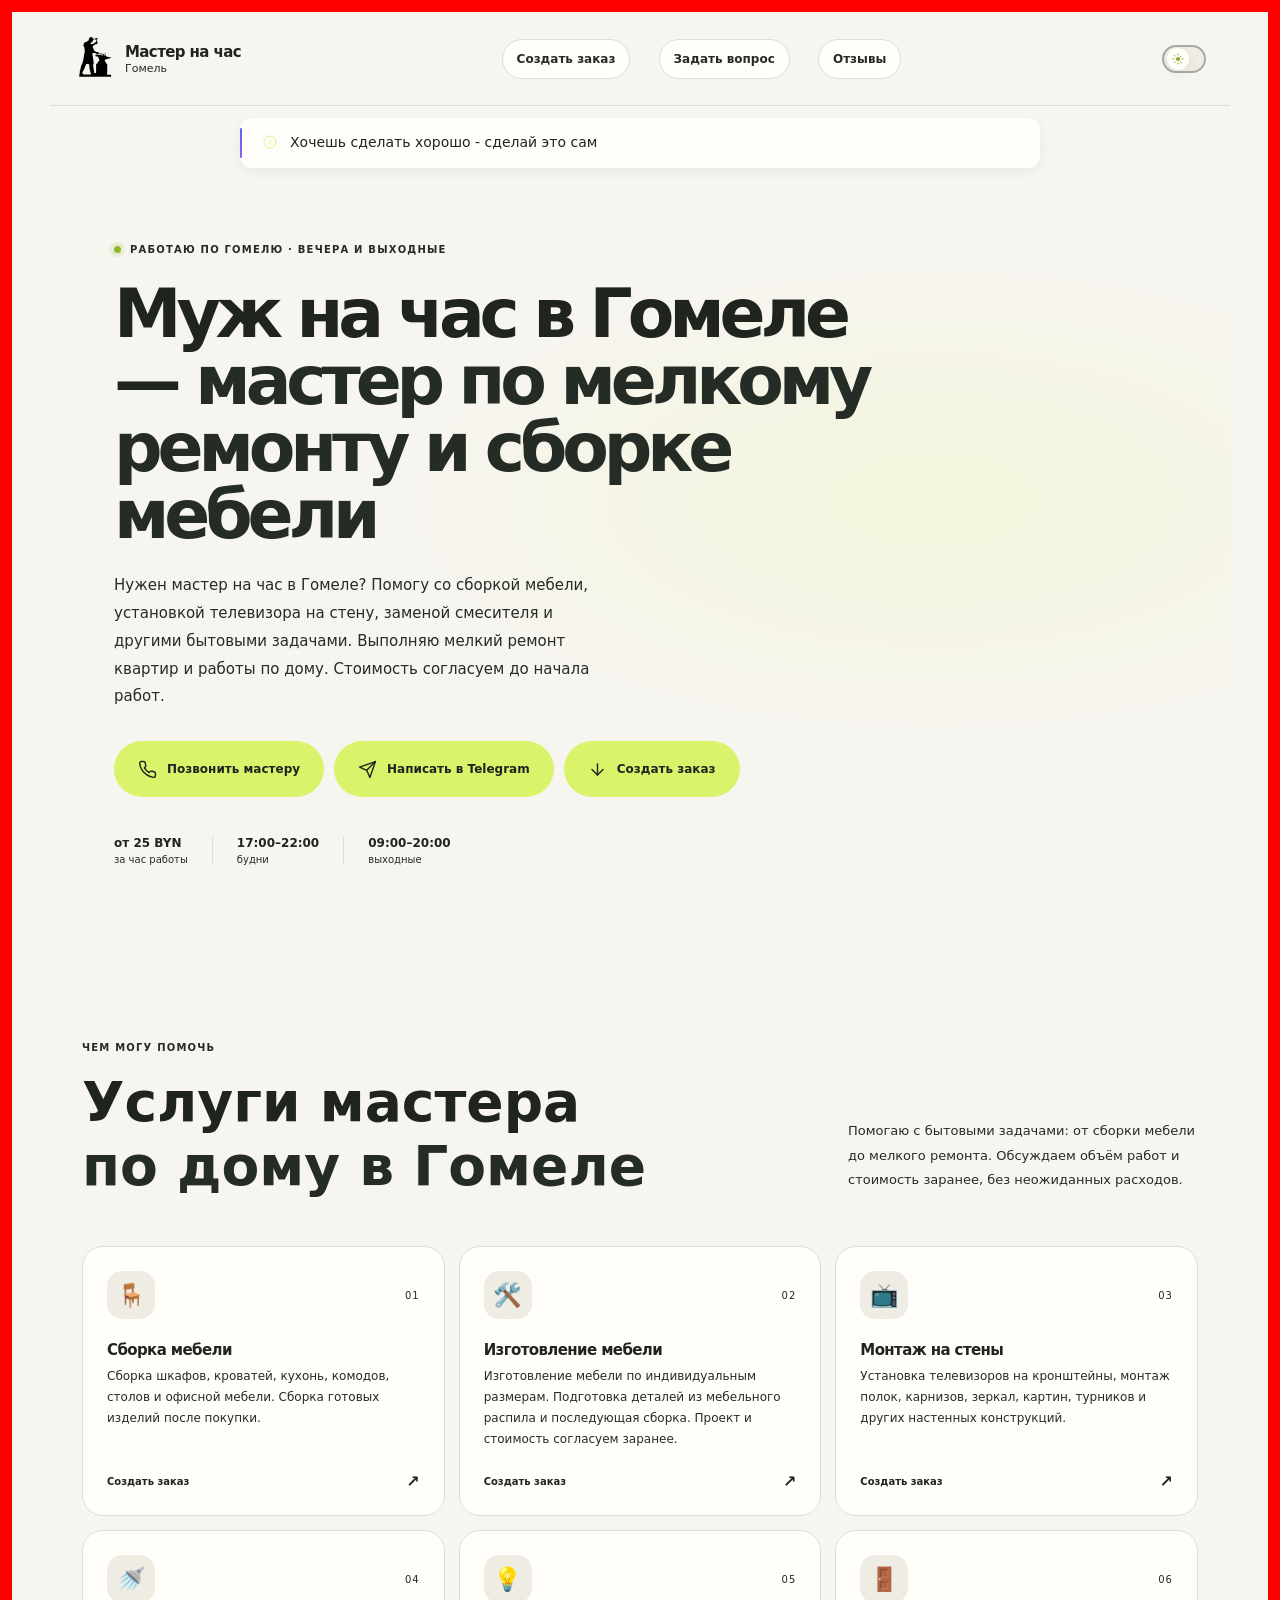
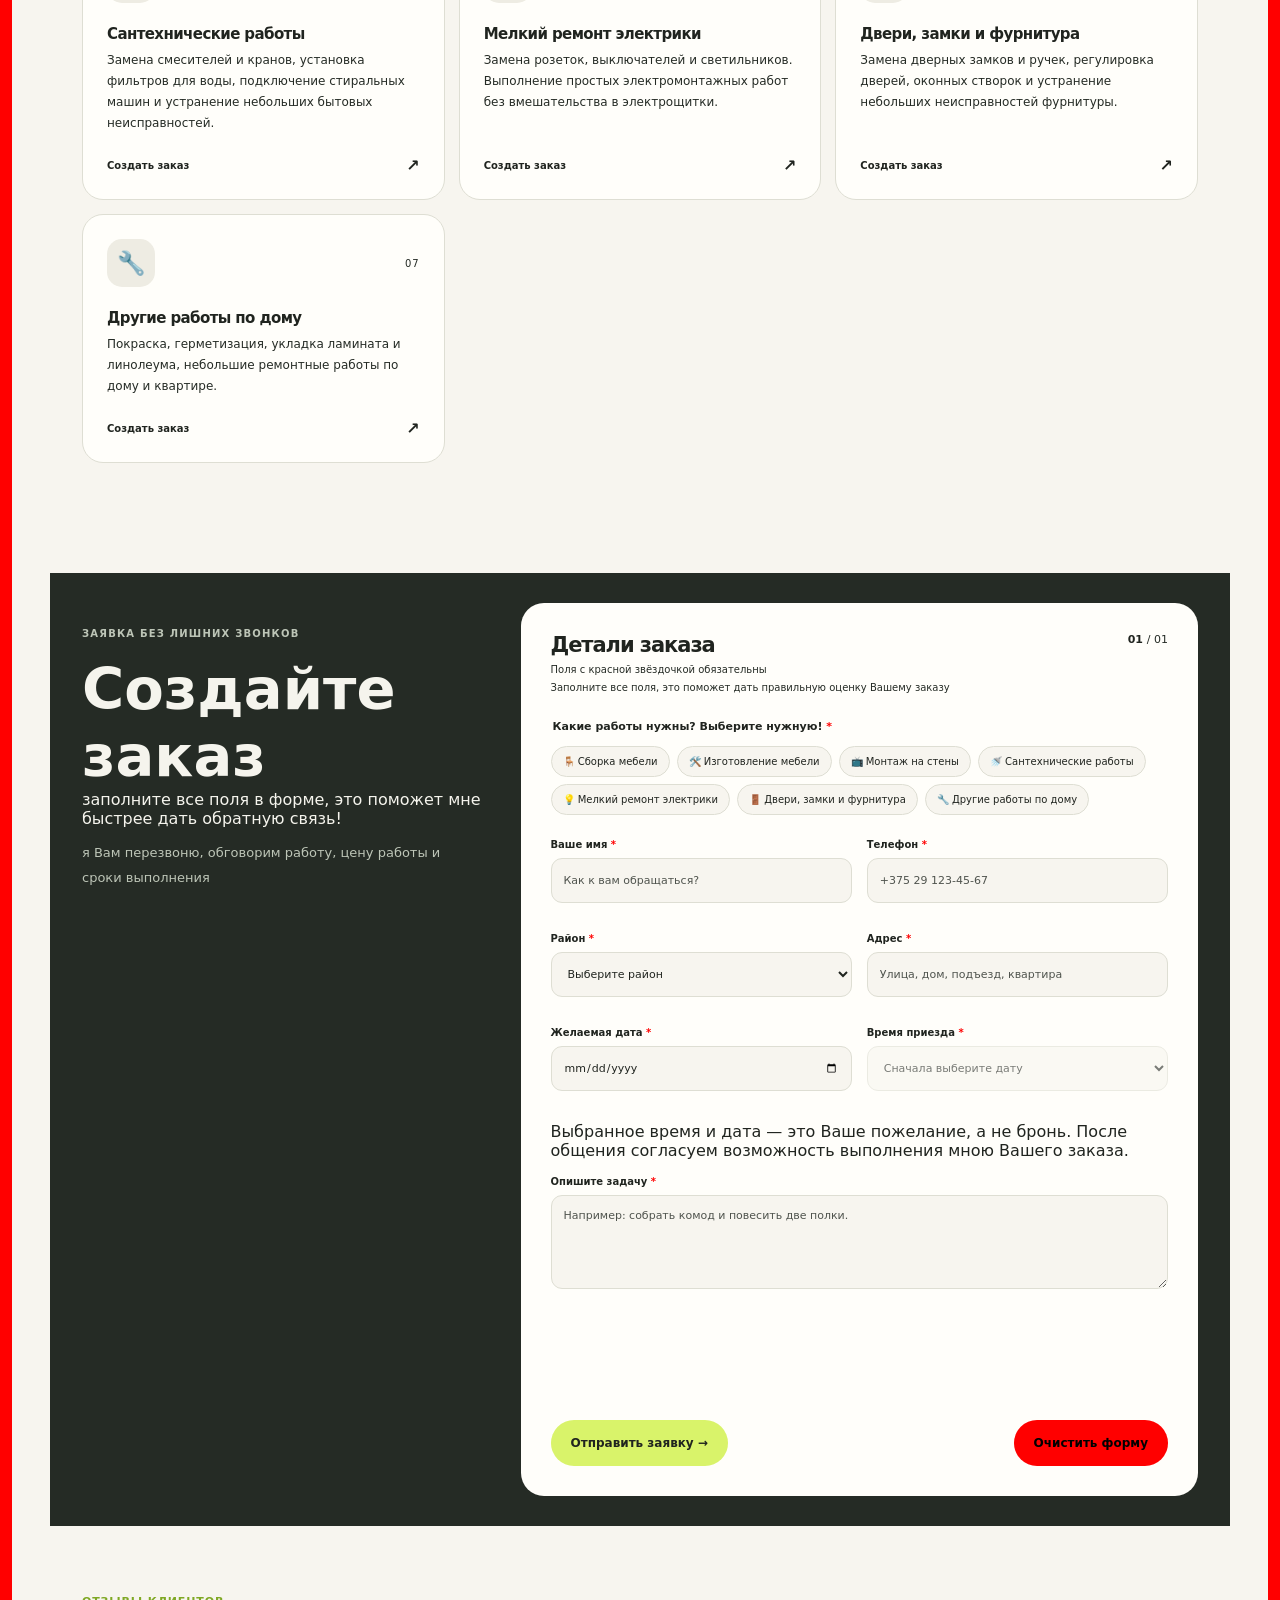
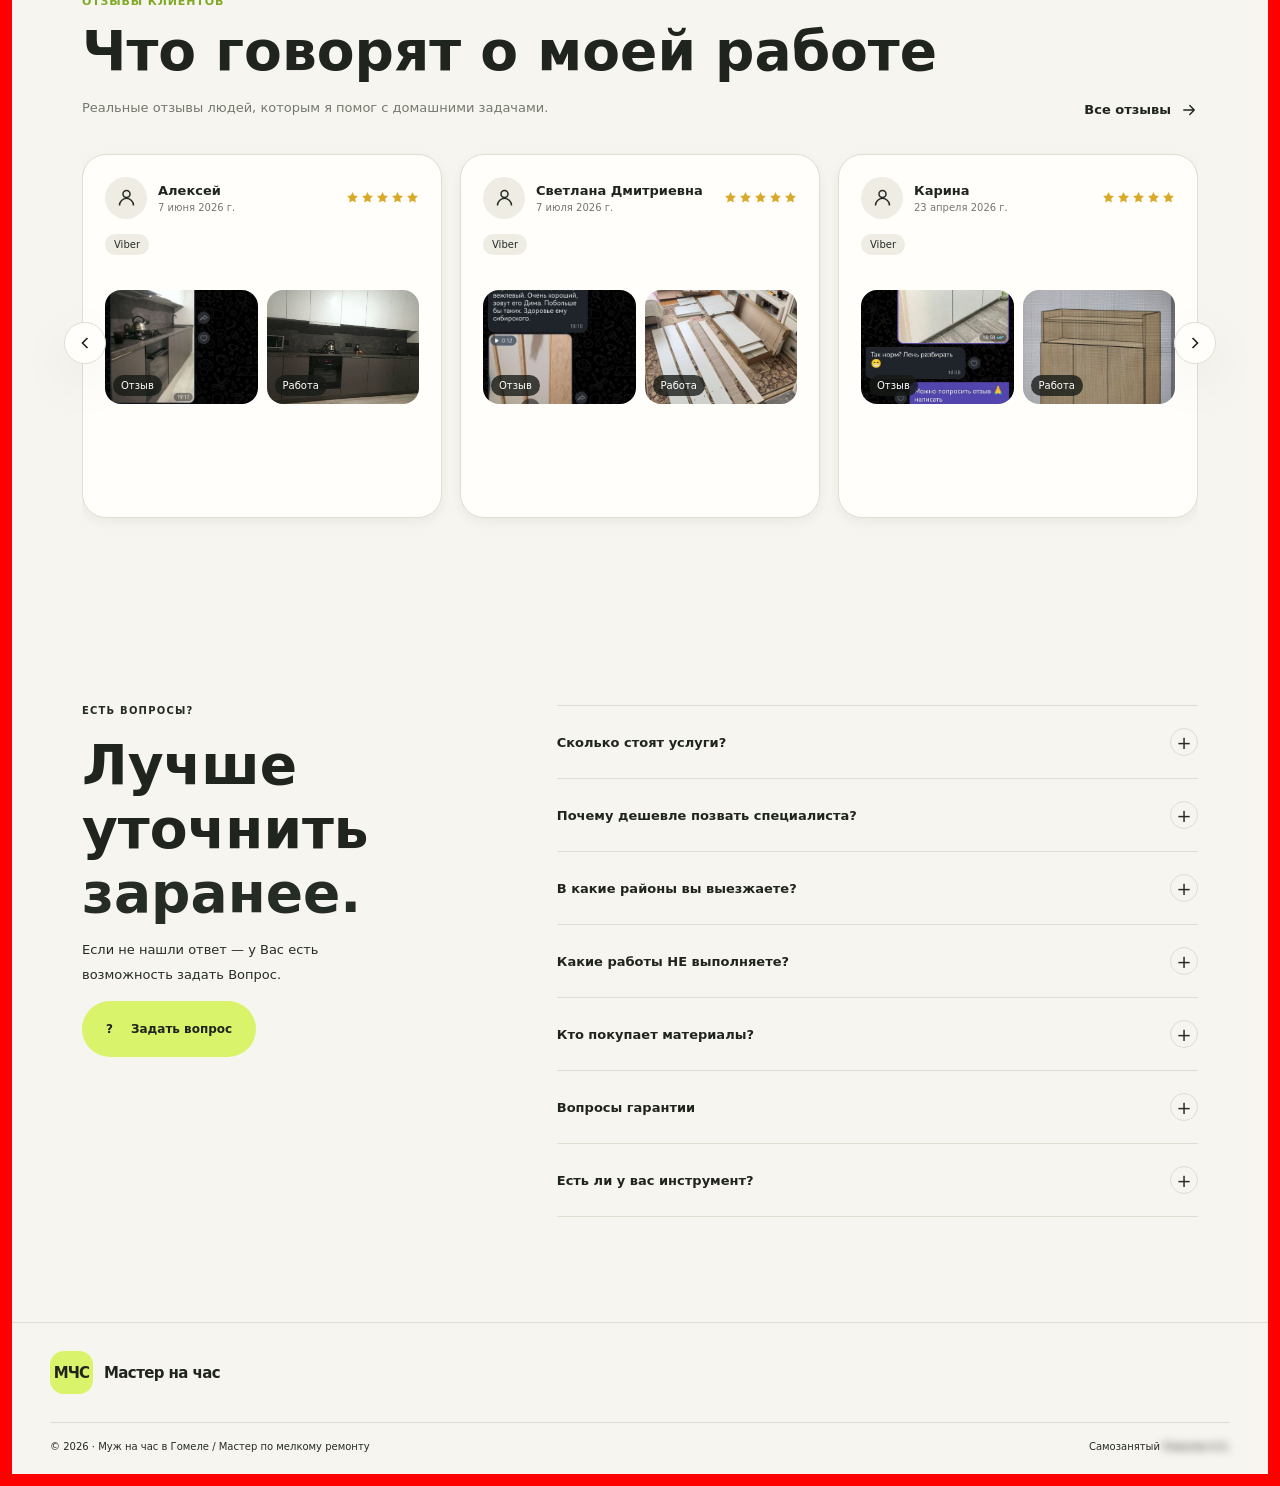
<file: index.html>
<!DOCTYPE html><html  lang="en"><head><meta charset="utf-8"><meta name="viewport" content="width=device-width, initial-scale=1"><title>Муж на час в Гомеле — цены от 25 BYN&#x2F;час, вызов мастера | Муж на час в Гомеле</title><script type="importmap">{"imports":{"#entry":"/_nuxt/DJyVnBJL.js"}}</script><script>try{let e=localStorage.getItem(`handyman-theme`),t=window.matchMedia(`(prefers-color-scheme: dark)`).matches?`dark`:`light`,n=e===`dark`||e===`light`?e:t;document.documentElement.dataset.theme=n}catch{document.documentElement.dataset.theme=`light`}</script><style>.theme-switch-wrapper[data-v-3bf533b0]{align-items:center;display:inline-flex;position:relative}.theme-switch[data-v-3bf533b0]{--w:44px;--h:28px;--pad:3px;--thumb:calc(var(--h) - var(--pad)*2);width:var(--w);height:var(--h);border-radius:var(--radius-pill);background:var(--surface-soft);cursor:pointer;border:2px solid #a9a9a9;padding:0;transition:background-color .3s,border-color .3s;position:relative}.theme-switch[data-v-3bf533b0]:hover{border-color:var(--muted-light)}.theme-switch[data-v-3bf533b0]:focus-visible{outline:2px solid var(--accent-strong);outline-offset:2px}.theme-switch.is-dark[data-v-3bf533b0]{background:var(--dark);border-color:var(--line)}.theme-switch__thumb[data-v-3bf533b0]{top:50%;left:var(--pad);width:var(--thumb);height:var(--thumb);background:var(--surface);color:var(--accent-success);box-shadow:var(--shadow-sm);border-radius:50%;place-items:center;transition:transform .3s cubic-bezier(.4,0,.2,1),background-color .3s,color .3s;display:grid;position:absolute;transform:translateY(-50%)}.is-dark .theme-switch__thumb[data-v-3bf533b0]{transform:translate(calc(-2px + var(--w) - var(--pad)*2 - var(--thumb)),-50%);background:var(--accent);color:var(--accent-ink)}.thumb-icon[data-v-3bf533b0]{width:12px;height:12px}.theme-tooltip[data-v-3bf533b0]{z-index:1000;border-radius:var(--radius-sm);background:var(--dark);color:var(--dark-ink);font-size:var(--text-sm);white-space:nowrap;box-shadow:var(--shadow-sm);pointer-events:none;opacity:0;visibility:hidden;padding:6px 10px;font-weight:500;transition:opacity .2s,transform .2s,visibility .2s;position:absolute;top:calc(100% + 10px);left:50%;transform:translate(-50%,-4px)}.theme-tooltip[data-v-3bf533b0]:before{content:"";border:5px solid #0000;border-bottom-color:var(--dark);position:absolute;bottom:100%;left:50%;transform:translate(-50%)}.theme-switch-wrapper:hover .theme-tooltip[data-v-3bf533b0],.theme-switch:focus-visible+.theme-tooltip[data-v-3bf533b0]{opacity:1;visibility:visible;transform:translate(-50%)}@media (prefers-reduced-motion:reduce){.theme-switch[data-v-3bf533b0],.theme-switch__thumb[data-v-3bf533b0],.theme-tooltip[data-v-3bf533b0]{transition:none}}</style><style>.mobile-menu-button{cursor:pointer;-webkit-tap-highlight-color:transparent;background:0 0;border:none;border-radius:50%;place-items:center;width:40px;height:40px;padding:0;transition:background .2s;display:none;position:relative}.mobile-menu-button:active{background:#8882}.mobile-menu-button__line{background:currentColor;border-radius:2px;width:20px;height:2px;transition:transform .35s cubic-bezier(.4,0,.2,1),opacity .2s linear,width .35s cubic-bezier(.4,0,.2,1);position:absolute;left:50%;transform:translate(-50%)}.mobile-menu-button__line:first-child{top:12px}.mobile-menu-button__line:nth-child(2){top:19px}.mobile-menu-button__line:nth-child(3){top:26px}.mobile-menu-button.is-open .mobile-menu-button__line:first-child{top:19px;transform:translate(-50%)rotate(45deg)}.mobile-menu-button.is-open .mobile-menu-button__line:nth-child(2){opacity:0;transform:translate(-50%)scaleX(.2)}.mobile-menu-button.is-open .mobile-menu-button__line:nth-child(3){top:19px;transform:translate(-50%)rotate(-45deg)}@media (width<=768px){.mobile-menu-button{display:grid}.site-nav{display:none}}.mobile-menu-overlay{z-index:90;-webkit-backdrop-filter:blur(8px)saturate(120%);background:#0006;justify-content:center;align-items:flex-end;display:flex;position:fixed;inset:0}.mobile-menu-panel{background:var(--surface,#fff);width:100%;max-width:480px;color:var(--text,#111);padding:8px 16px calc(16px + env(safe-area-inset-bottom));border-radius:24px;flex-direction:column;flex:none;align-self:flex-end;gap:8px;height:auto;max-height:85vh;display:flex;overflow-y:auto;box-shadow:0 -8px 32px #0000002e}.mobile-menu-panel__grabber{background:#8884;border-radius:3px;width:40px;height:5px;margin:4px auto 12px}.mobile-menu-panel__nav{flex-direction:column;gap:2px;display:flex}.mobile-menu-panel__link{color:inherit;border-radius:14px;justify-content:space-between;align-items:center;padding:16px 12px;font-size:17px;font-weight:500;text-decoration:none;transition:background .15s;display:flex}.mobile-menu-panel__link:active{background:#8882}.mobile-menu-panel__link svg{opacity:.35;width:18px;height:18px}.mobile-menu-panel__footer{border-top:1px solid #8882;justify-content:space-between;align-items:center;margin-top:4px;padding:16px 12px 8px;display:flex}.mobile-menu-panel__footer-label{opacity:.6;font-size:15px}</style><style>.blurred{filter:blur(4px);-webkit-user-select:none;user-select:none;cursor:default;transition:filter .2s}</style><style>.wrapper[data-v-ac220884]{justify-content:center;align-items:center;padding:12px}.quote-card[data-v-ac220884],.wrapper[data-v-ac220884]{width:100%;display:flex}.quote-card[data-v-ac220884]{background:var(--surface);max-width:800px;color:var(--text);box-shadow:var(--shadow-sm);border-radius:12px;align-items:flex-start;gap:12px;padding:14px 18px 14px 22px;font-size:14px;line-height:1.55;position:relative}.quote-card[data-v-ac220884]:before{content:"";background:linear-gradient(#6366f1,#8b5cf6);border-radius:2px;width:2px;position:absolute;top:10px;bottom:10px;left:0}.quote-icon[data-v-ac220884]{width:16px;height:16px;color:var(--accent);opacity:.85;flex-shrink:0;margin-top:2px}.quote-text[data-v-ac220884]{margin:0}</style><style>.hero__actions .button[data-v-ef8c95ed]{justify-content:center;align-items:center;gap:10px;display:inline-flex}.hero__actions .button svg[data-v-ef8c95ed]{fill:none;stroke:currentColor;stroke-width:1.8px;stroke-linecap:round;stroke-linejoin:round;flex-shrink:0;width:19px;height:19px;transition:transform .2s}.hero__actions .button:hover svg[data-v-ef8c95ed]{transform:translateY(-2px)}</style><style>.ya-captcha[data-v-87433c28]{min-height:100px}</style><style>.modal-backdrop[data-v-5642d748]{--modal-bg:var(--surface);--modal-text:var(--text);--modal-muted:var(--muted);--modal-border:var(--line);--modal-field-bg:var(--bg);--modal-accent:var(--accent-success,#7fa824);--modal-accent-ring:#7fa82433;--modal-danger:var(--red,red);--modal-danger-bg:color-mix(in srgb,var(--red,red) 12%,var(--surface));--modal-success:var(--accent-success,#7fa824);--modal-success-bg:color-mix(in srgb,var(--accent-success,#7fa824) 15%,var(--surface));z-index:1000;padding:var(--space-4);-webkit-backdrop-filter:blur(4px);backdrop-filter:blur(4px);background:#0f12188c;justify-content:center;align-items:center;display:flex;position:fixed;inset:0;overflow-y:auto}.modal[data-v-5642d748]{width:100%;max-width:480px;max-height:calc(100vh - 32px);padding:var(--space-5) var(--space-4) var(--space-4);border-radius:var(--radius-md);background:var(--modal-bg);color:var(--modal-text);box-shadow:var(--shadow-md);transition:background .2s,color .2s;position:relative;overflow-y:auto}.modal__close[data-v-5642d748]{top:var(--space-3);right:var(--space-3);width:36px;height:36px;color:var(--modal-muted);cursor:pointer;background:0 0;border:none;border-radius:50%;font-size:24px;line-height:1;transition:background .15s,color .15s;position:absolute}.modal__close[data-v-5642d748]:hover{background:var(--surface-soft);color:var(--modal-text)}.modal h3[data-v-5642d748]{margin:0 0 var(--space-2);font-size:var(--text-xl);color:var(--modal-text)}.modal__subtitle[data-v-5642d748]{margin:0 0 var(--space-4);font-size:var(--text-base);color:var(--modal-muted)}.modal__form[data-v-5642d748]{gap:var(--space-3)}.field[data-v-5642d748],.modal__form[data-v-5642d748]{flex-direction:column;display:flex}.field[data-v-5642d748]{gap:var(--space-1);font-size:var(--text-base)}.field>span[data-v-5642d748],.modal__form__subtitle[data-v-5642d748]{color:var(--modal-text);font-weight:500}.field input[data-v-5642d748],.field textarea[data-v-5642d748]{width:100%;padding:var(--space-2) var(--space-3);border:1px solid var(--modal-border);border-radius:var(--radius-sm);font:inherit;background:var(--modal-field-bg);color:var(--modal-text);transition:border-color .15s,box-shadow .15s,background .15s,color .15s}.field input[data-v-5642d748]::-moz-placeholder{color:var(--modal-muted);opacity:.8}.field textarea[data-v-5642d748]::-moz-placeholder{color:var(--modal-muted);opacity:.8}.field input[data-v-5642d748]::placeholder,.field textarea[data-v-5642d748]::placeholder{color:var(--modal-muted);opacity:.8}.field input[data-v-5642d748]:focus,.field textarea[data-v-5642d748]:focus{border-color:var(--modal-accent);box-shadow:0 0 0 3px var(--modal-accent-ring);outline:none}.field input[aria-invalid=true][data-v-5642d748],.field textarea[aria-invalid=true][data-v-5642d748]{border-color:var(--modal-danger)}.field__error[data-v-5642d748]{font-size:var(--text-sm);color:var(--modal-danger)}.honeypot[data-v-5642d748]{width:1px;height:1px;position:absolute;left:-9999px;overflow:hidden}.consent[data-v-5642d748]{align-items:flex-start;gap:var(--space-2);font-size:var(--text-md);color:var(--modal-muted);display:flex}.consent input[data-v-5642d748]{margin-top:2px}.form-message[data-v-5642d748]{padding:var(--space-2) var(--space-3);border-radius:var(--radius-sm);font-size:var(--text-md);margin:0}.form-message--error[data-v-5642d748]{background:var(--modal-danger-bg);color:var(--modal-danger)}.form-message--success[data-v-5642d748]{background:var(--modal-success-bg);color:var(--modal-success)}.modal__actions[data-v-5642d748]{gap:var(--space-2);margin-top:var(--space-1);display:flex}.modal__actions .button[data-v-5642d748]{flex:1}.modal-fade-enter-active[data-v-5642d748],.modal-fade-leave-active[data-v-5642d748]{transition:opacity .2s}.modal-fade-enter-from[data-v-5642d748],.modal-fade-leave-to[data-v-5642d748]{opacity:0}.modal-fade-enter-active .modal[data-v-5642d748],.modal-fade-leave-active .modal[data-v-5642d748]{transition:transform .2s,opacity .2s}.modal-fade-enter-from .modal[data-v-5642d748],.modal-fade-leave-to .modal[data-v-5642d748]{opacity:0;transform:translateY(12px)scale(.98)}@media (width<=480px){.modal[data-v-5642d748]{padding:var(--space-4) var(--space-3) var(--space-3);border-radius:var(--radius-sm)}}</style><style>.hero__actions .button[data-v-580a038a]{justify-content:center;align-items:center;gap:2px;display:inline-flex}.hero__actions .button svg[data-v-580a038a]{fill:none;stroke:currentColor;stroke-width:1.8px;stroke-linecap:round;stroke-linejoin:round;flex-shrink:0;width:19px;height:19px;transition:transform .2s}.hero__actions .button:hover svg[data-v-580a038a]{transform:translateY(-2px)}</style><style>.reviews-placeholder[data-v-59926387]{min-height:400px}</style><link rel="stylesheet" href="/_nuxt/entry.Dolc6cTi.css" crossorigin><link rel="preload" as="fetch" crossorigin="anonymous" href="/_payload.json?_b=a2e7d87d-d867-4b99-9b43-756db4908b58"><link rel="modulepreload" as="script" crossorigin href="/_nuxt/DJyVnBJL.js"><link rel="modulepreload" as="script" crossorigin href="/_nuxt/CMND7kIs.js"><link rel="modulepreload" as="script" crossorigin href="/_nuxt/D_d_DLqu.js"><link rel="modulepreload" as="script" crossorigin href="/_nuxt/CvEtrb3d.js"><link rel="modulepreload" as="script" crossorigin href="/_nuxt/DoH8Gsi8.js"><link rel="modulepreload" as="script" crossorigin href="/_nuxt/BKe10HCk.js"><script type="module" src="/_nuxt/DJyVnBJL.js" crossorigin></script><link rel="prefetch" as="style" crossorigin href="/_nuxt/error-404.DpKY_dMl.css"><link rel="prefetch" as="script" crossorigin href="/_nuxt/BP1KugYU.js"><link rel="prefetch" as="style" crossorigin href="/_nuxt/error-500.CmR4p1fc.css"><link rel="prefetch" as="script" crossorigin href="/_nuxt/C6nOZjmc.js"><link rel="prefetch" as="style" crossorigin href="/_nuxt/ReviewsCarousel.BjcSZcDT.css"><link rel="prefetch" as="script" crossorigin href="/_nuxt/ulPbzPJX.js"><link rel="prefetch" as="script" crossorigin href="/_nuxt/5468Titm.js"><link rel="apple-touch-icon" sizes="180x180" href="/apple-touch-icon.png" type="image/png"><link rel="icon" type="image/png" sizes="32x32" href="/favicon-32x32.png"><link rel="icon" type="image/png" sizes="16x16" href="/favicon-16x16.png"><link rel="manifest" href="/site.webmanifest"><meta property="og:type" content="website"><link rel="alternate" type="text/markdown" href="/index.md"><link rel="describedby" href="/llms.txt"><meta name="robots" content="index, follow"><meta name="description" content="Мастер на час в Гомеле: сборка мебели, крепление телевизоров и полок, замена смесителей, розеток и замков. Выезд в день обращения, вечера и выходные. Цена от 25 BYN/час."><meta property="og:title" content="Муж на час в Гомеле — цены от 25 BYN/час, вызов мастера"><meta property="og:description" content="Мастер на час в Гомеле: сборка мебели, крепление телевизоров и полок, замена смесителей, розеток и замков. Выезд в день обращения, вечера и выходные. Цена от 25 BYN/час."><meta property="og:url" content="https://master-gomel.by"><meta property="og:site_name" content="Муж на час в Гомеле"><meta property="og:locale" content="ru_BY"><meta name="twitter:card" content="summary_large_image"><meta name="twitter:title" content="Муж на час в Гомеле — цены от 25 BYN/час, вызов мастера"><meta name="twitter:description" content="Мастер на час в Гомеле: сборка мебели, крепление телевизоров и полок, замена смесителей, розеток и замков. Выезд в день обращения, вечера и выходные. Цена от 25 BYN/час."><link rel="canonical" href="https://master-gomel.by"><meta name="theme-color" content="#f7f5ef"><script type="application/ld+json">{"@context":"https://schema.org","@type":"HomeAndConstructionBusiness","name":"Муж на час в Гомеле","url":"https://master-gomel.by","image":"https://master-gomel.by/og.jpg","telephone":"+375298677824","description":"Мастер на час в Гомеле: сборка мебели, крепление телевизоров и полок, замена смесителей, розеток и замков. Выезд в день обращения, вечера и выходные. Цена от 25 BYN/час.","priceRange":"от 25 BYN/час","address":{"@type":"PostalAddress","addressLocality":"Гомель","addressCountry":"BY"},"areaServed":{"@type":"City","name":"Гомель"},"openingHoursSpecification":[{"@type":"OpeningHoursSpecification","dayOfWeek":["Monday","Tuesday","Wednesday","Thursday","Friday"],"opens":"16:00","closes":"22:00"},{"@type":"OpeningHoursSpecification","dayOfWeek":["Saturday","Sunday"],"opens":"09:00","closes":"22:00"}],"hasOfferCatalog":{"@type":"OfferCatalog","name":"Услуги мастера","itemListElement":[{"@type":"Offer","itemOffered":{"@type":"Service","name":"Сборка мебели"}},{"@type":"Offer","itemOffered":{"@type":"Service","name":"Мелкий бытовой ремонт"}},{"@type":"Offer","itemOffered":{"@type":"Service","name":"Крепление полок и телевизоров"}},{"@type":"Offer","itemOffered":{"@type":"Service","name":"Замена смесителей"}}]}}</script></head><body><!--teleport start anchor--><!----><!--teleport anchor--><div id="__nuxt"><div class="handyman-site"><div class="section-wrap"><header class="site-header"><a aria-current="page" href="/" class="router-link-active router-link-exact-active brand" aria-label="Муж на час в Гомеле — на главную"><div><img class="brand__logo" src="/images/logo.svg" alt="Логотип сайта"></div><span class="brand__copy"><strong>Мастер на час</strong><small>Гомель</small></span></a><nav class="site-nav" aria-label="Основная навигация"><a aria-current="page" href="/#order" class="router-link-active router-link-exact-active button button--secondary button--small"> Создать заказ </a><a aria-current="page" href="/#faq" class="router-link-active router-link-exact-active button button--secondary button--small"> Задать вопрос </a><a href="/reviews" class="button button--secondary button--small"> Отзывы </a></nav><div class="site-header__actions"><div class="theme-switch-wrapper" data-v-3bf533b0><button class="theme-switch" type="button" role="switch" aria-checked="false" aria-label="Тёмная тема" data-v-3bf533b0><span class="theme-switch__thumb" data-v-3bf533b0><svg viewBox="0 0 24 24" fill="currentColor" class="thumb-icon" data-v-3bf533b0><circle cx="12" cy="12" r="4" data-v-3bf533b0></circle><path d="M12 2v2M12 20v2M2 12h2M20 12h2M4.93 4.93l1.41 1.41M17.66 17.66l1.41 1.41M4.93 19.07l1.41-1.41M17.66 6.34l-1.41 1.41" stroke="currentColor" stroke-width="2" stroke-linecap="round" data-v-3bf533b0></path></svg></span></button><span class="theme-tooltip" aria-hidden="true" data-v-3bf533b0>Тёмная тема</span></div><button class="mobile-menu-button" type="button" aria-expanded="false" aria-label="Открыть меню" aria-controls="mobile-menu"><span class="mobile-menu-button__line"></span><span class="mobile-menu-button__line"></span><span class="mobile-menu-button__line"></span></button></div><!----></header><div class="wrapper" data-v-ac220884><div class="quote-card" role="status" data-v-ac220884><svg class="quote-icon" aria-hidden="true" fill="none" stroke="currentColor" stroke-width="1.5" viewBox="0 0 24 24" xmlns="http://www.w3.org/2000/svg" data-v-ac220884><path stroke-linecap="round" stroke-linejoin="round" d="M11.25 11.25l.041-.02a.75.75 0 011.063.852l-.708 2.836a.75.75 0 001.063.853l.041-.021M21 12a9 9 0 11-18 0 9 9 0 0118 0zm-9-3.75h.008v.008H12V8.25z" data-v-ac220884></path></svg><p class="quote-text" data-v-ac220884></p></div></div></div><div class="section-wrap"><!--[--><main><div class="hero-shell"><div class="section-wrap"><section id="top" class="hero section-wrap" aria-labelledby="hero-title" data-v-ef8c95ed><div class="hero__content" data-v-ef8c95ed><div class="eyebrow" data-v-ef8c95ed><span class="status-dot" data-v-ef8c95ed></span> Работаю по Гомелю · Вечера и выходные </div><h1 id="hero-title" data-v-ef8c95ed> Муж на час в Гомеле — <span data-v-ef8c95ed>мастер по мелкому ремонту и сборке мебели</span></h1><p class="hero__lead" data-v-ef8c95ed> Нужен мастер на час в Гомеле? Помогу со сборкой мебели, установкой телевизора на стену, заменой смесителя и другими бытовыми задачами. Выполняю мелкий ремонт квартир и работы по дому. Стоимость согласуем до начала работ. </p><div class="hero__actions" data-v-ef8c95ed><a class="button button--primary button--large" href="tel:+375298677824" data-v-ef8c95ed><svg viewBox="0 0 24 24" aria-hidden="true" data-v-ef8c95ed><path d="M22 16.92v3a2 2 0 0 1-2.18 2 19.79 19.79 0 0 1-8.63-3.07 19.5 19.5 0 0 1-6-6A19.79 19.79 0 0 1 2.12 4.2 2 2 0 0 1 4.11 2h3a2 2 0 0 1 2 1.72c.12.96.36 1.9.7 2.8a2 2 0 0 1-.45 2.11L8.09 9.91a16 16 0 0 0 6 6l1.27-1.27a2 2 0 0 1 2.11-.45c.9.34 1.84.58 2.8.7a2 2 0 0 1 1.73 2.03z" data-v-ef8c95ed></path></svg> Позвонить мастеру</a><a class="button button--primary button--large" href="https://t.me/dimakovalev25" target="_blank" rel="noopener noreferrer" data-v-ef8c95ed><svg viewBox="0 0 24 24" aria-hidden="true" data-v-ef8c95ed><path d="m22 2-7 20-4-9-9-4Z" data-v-ef8c95ed></path><path d="M22 2 11 13" data-v-ef8c95ed></path></svg> Написать в Telegram </a><button class="button button--primary button--large" data-v-ef8c95ed><svg viewBox="0 0 24 24" aria-hidden="true" data-v-ef8c95ed><path d="M12 5v14" data-v-ef8c95ed></path><path d="m19 12-7 7-7-7" data-v-ef8c95ed></path></svg> Создать заказ </button></div><div class="hero__facts" data-v-ef8c95ed><div data-v-ef8c95ed><strong data-v-ef8c95ed>от 25 BYN</strong><span data-v-ef8c95ed>за час работы</span></div><div data-v-ef8c95ed><strong data-v-ef8c95ed>17:00–22:00</strong><span data-v-ef8c95ed>будни</span></div><div data-v-ef8c95ed><strong data-v-ef8c95ed>09:00–20:00</strong><span data-v-ef8c95ed>выходные</span></div></div></div></section></div></div><section id="services" class="section section-wrap" aria-labelledby="services-title"><div class="section-heading"><div><div class="eyebrow">Чем могу помочь</div><h2 id="services-title"> Услуги мастера <br><span>по дому в Гомеле</span></h2></div><p> Помогаю с бытовыми задачами: от сборки мебели до мелкого ремонта. Обсуждаем объём работ и стоимость заранее, без неожиданных расходов. </p></div><div class="services-grid"><!--[--><article class="service-card"><div class="service-card__top"><span class="service-card__icon" aria-hidden="true">🪑</span><span class="service-card__number">01</span></div><h3>Сборка мебели</h3><p>Сборка шкафов, кроватей, кухонь, комодов, столов и офисной мебели. Сборка готовых изделий после покупки.</p><a href="#order" aria-label="Заказать услугу: Сборка мебели" class="service-card__link"> Создать заказ <span aria-hidden="true">↗</span></a></article><article class="service-card"><div class="service-card__top"><span class="service-card__icon" aria-hidden="true">🛠️</span><span class="service-card__number">02</span></div><h3>Изготовление мебели</h3><p>Изготовление мебели по индивидуальным размерам. Подготовка деталей из мебельного распила и последующая сборка. Проект и стоимость согласуем заранее.</p><a href="#order" aria-label="Заказать услугу: Изготовление мебели" class="service-card__link"> Создать заказ <span aria-hidden="true">↗</span></a></article><article class="service-card"><div class="service-card__top"><span class="service-card__icon" aria-hidden="true">📺</span><span class="service-card__number">03</span></div><h3>Монтаж на стены</h3><p>Установка телевизоров на кронштейны, монтаж полок, карнизов, зеркал, картин, турников и других настенных конструкций.</p><a href="#order" aria-label="Заказать услугу: Монтаж на стены" class="service-card__link"> Создать заказ <span aria-hidden="true">↗</span></a></article><article class="service-card"><div class="service-card__top"><span class="service-card__icon" aria-hidden="true">🚿</span><span class="service-card__number">04</span></div><h3>Сантехнические работы</h3><p>Замена смесителей и кранов, установка фильтров для воды, подключение стиральных машин и устранение небольших бытовых неисправностей.</p><a href="#order" aria-label="Заказать услугу: Сантехнические работы" class="service-card__link"> Создать заказ <span aria-hidden="true">↗</span></a></article><article class="service-card"><div class="service-card__top"><span class="service-card__icon" aria-hidden="true">💡</span><span class="service-card__number">05</span></div><h3>Мелкий ремонт электрики</h3><p>Замена розеток, выключателей и светильников. Выполнение простых электромонтажных работ без вмешательства в электрощитки.</p><a href="#order" aria-label="Заказать услугу: Мелкий ремонт электрики" class="service-card__link"> Создать заказ <span aria-hidden="true">↗</span></a></article><article class="service-card"><div class="service-card__top"><span class="service-card__icon" aria-hidden="true">🚪</span><span class="service-card__number">06</span></div><h3>Двери, замки и фурнитура</h3><p>Замена дверных замков и ручек, регулировка дверей, оконных створок и устранение небольших неисправностей фурнитуры.</p><a href="#order" aria-label="Заказать услугу: Двери, замки и фурнитура" class="service-card__link"> Создать заказ <span aria-hidden="true">↗</span></a></article><article class="service-card"><div class="service-card__top"><span class="service-card__icon" aria-hidden="true">🔧</span><span class="service-card__number">07</span></div><h3>Другие работы по дому</h3><p>Покраска, герметизация, укладка ламината и линолеума, небольшие ремонтные работы по дому и квартире.</p><a href="#order" aria-label="Заказать услугу: Другие работы по дому" class="service-card__link"> Создать заказ <span aria-hidden="true">↗</span></a></article><!--]--></div></section><section id="order" class="order-section"><div class="section-wrap order-layout"><div class="order-intro"><div class="eyebrow">Заявка без лишних звонков</div><h2> Создайте заказ<br></h2><span>заполните все поля в форме, это поможет мне быстрее дать обратную связь! </span><p> я Вам перезвоню, обговорим работу, цену работы и сроки выполнения </p></div><form class="order-form"><div class="order-form__heading"><div><h3>Детали заказа</h3><p>Поля с красной звёздочкой обязательны</p><p>Заполните все поля, это поможет дать правильную оценку Вашему заказу</p></div><span class="order-form__step">01 <i>/ 01</i></span></div><fieldset><legend class="required-label">Какие работы нужны? Выберите нужную!</legend><div class="service-chips"><!--[--><button aria-pressed="false" class="" type="button">🪑 Сборка мебели</button><button aria-pressed="false" class="" type="button">🛠️ Изготовление мебели</button><button aria-pressed="false" class="" type="button">📺 Монтаж на стены</button><button aria-pressed="false" class="" type="button">🚿 Сантехнические работы</button><button aria-pressed="false" class="" type="button">💡 Мелкий ремонт электрики</button><button aria-pressed="false" class="" type="button">🚪 Двери, замки и фурнитура</button><button aria-pressed="false" class="" type="button">🔧 Другие работы по дому</button><!--]--></div><div class="form-grid"><label class="field"><span class="required-label">Ваше имя</span><input value="" class="ym-disable-keys" autocomplete="name" maxlength="100" name="name" placeholder="Как к вам обращаться?" required></label><label class="field"><span class="required-label">Телефон </span><input value="" class="ym-disable-keys" autocomplete="tel" maxlength="30" name="phone" placeholder="+375 29 123-45-67" required type="tel"></label><label class="field"><span class="required-label">Район </span><select name="district" required><option value="" selected>Выберите район</option><!--[--><option value="Центральный">Центральный</option><option value="Железнодорожный">Железнодорожный</option><option value="Новобелицкий">Новобелицкий</option><option value="Советский">Советский</option><!--]--></select></label><label class="field"><span class="required-label">Адрес</span><input value="" autocomplete="street-address" maxlength="200" name="address" placeholder="Улица, дом, подъезд, квартира"></label><label class="field"><span class="required-label">Желаемая дата </span><input value="" min="2026-11-11" name="preferred_date" required type="date"></label><label class="field"><span class="required-label">Время приезда </span><select disabled name="preferred_time" required><option value="" selected>Сначала выберите дату</option><!--[--><!--]--></select></label></div><p class="form-hint"> Выбранное время и дата — это Ваше пожелание, а не бронь. После общения согласуем возможность выполнения мною Вашего заказа. </p><label class="field"><span class="required-label">Опишите задачу </span><textarea maxlength="2000" minlength="10" name="description" placeholder="Например: собрать комод и повесить две полки." required rows="4"></textarea></label><div class="ya-captcha" token data-v-87433c28></div><div class="order-form__actions"><div><button class="button button--primary button--submit" type="submit">Отправить заявку → </button></div><div><button class="button button--ghost button--clear" type="button"> Очистить форму </button></div></div></fieldset><!----><!----><!----></form></div></section><section class="reviews-placeholder" data-v-59926387><!----></section><!--[--><section id="faq" class="faq-section" data-v-580a038a><div class="section-wrap faq-layout" data-v-580a038a><div data-v-580a038a><div class="eyebrow" data-v-580a038a>Есть вопросы?</div><h2 data-v-580a038a>Лучше уточнить<br data-v-580a038a><span data-v-580a038a>заранее.</span></h2><p data-v-580a038a>Если не нашли ответ — у Вас есть возможность задать Вопрос.</p><button class="button button--primary button--large" data-v-580a038a><span data-v-580a038a>?</span> Задать вопрос </button></div><div class="faq-list" data-v-580a038a><!--[--><details data-v-580a038a><summary data-v-580a038a>Сколько стоят услуги?<span aria-hidden="true" data-v-580a038a>+</span></summary><p data-v-580a038a>Почасовая оплата — от 25 BYN/час. Минимальный заказ — 1 час. Итоговую стоимость согласуем до начала работ. Пенсионерам и нуждающимся --- индивидуальные скидки</p></details><details data-v-580a038a><summary data-v-580a038a>Почему дешевле позвать специалиста?<span aria-hidden="true" data-v-580a038a>+</span></summary><p data-v-580a038a>Это хороший вопрос, есть такая фраза &quot;Есть тысяча способов разбить прекрасный сад, но лучший из них это позвать Садовника&quot; </p></details><details data-v-580a038a><summary data-v-580a038a>В какие районы вы выезжаете?<span aria-hidden="true" data-v-580a038a>+</span></summary><p data-v-580a038a>Центральный, Железнодорожный, Новобелицкий, Советский. Выезд в пределах Гомеля. Возможен выезд недалеко по району по согласованию</p></details><details data-v-580a038a><summary data-v-580a038a>Какие работы НЕ выполняете?<span aria-hidden="true" data-v-580a038a>+</span></summary><p data-v-580a038a>Не выполняю работы с газом, штукатуркой, шпатлевкой, натяжными потолками, электрощитками и несущими конструкциями.</p></details><details data-v-580a038a><summary data-v-580a038a>Кто покупает материалы?<span aria-hidden="true" data-v-580a038a>+</span></summary><p data-v-580a038a>Можно использовать ваши материалы или согласовать покупку с предоставлением чека.</p></details><details data-v-580a038a><summary data-v-580a038a>Вопросы гарантии<span aria-hidden="true" data-v-580a038a>+</span></summary><p data-v-580a038a>14 дней гарантии на выполненные работы</p></details><details data-v-580a038a><summary data-v-580a038a>Есть ли у вас инструмент?<span aria-hidden="true" data-v-580a038a>+</span></summary><p data-v-580a038a>Основные инструменты для работ естественно есть - перфоратор, шуруповерт, пылесос, инструменты для реза, мелкие расходники.</p></details><!--]--></div></div></section><!--teleport start--><!--teleport end--><!--]--></main><!--]--></div><footer class="site-footer"><div class="section-wrap site-footer__main"><a class="brand" href="#top"><span class="brand__mark">МЧС</span><span class="brand__copy"><strong>Мастер на час</strong></span></a></div><div class="section-wrap site-footer__bottom"><span>© 2026 · Муж на час в Гомеле / Мастер по мелкому ремонту </span><span> Самозанятый <span class="blurred"> Ковалев А.А. </span></span></div></footer></div></div><div id="teleports"></div><script>window.__NUXT__={};window.__NUXT__.config={public:{apiBase:"https://api.master-gomel.by",siteUrl:"https://master-gomel.by",smartcaptchaSitekey:"ysc1_bMT7z77FaXmyX4dO4DWFI8h4BQqNZSXj5Eh5d8JY0ac02980",ymId:113998757,"nuxt-seo-utils-version":"9.0.1","seo-utils":{canonicalQueryWhitelist:["page","sort","filter","search","q","category","tag"],canonicalLowercase:true,automaticTwitterTags:true,tagPriority:"low",separator:"",titleSeparator:""},skewProtection:{basePath:"/__skew",assetRecovery:{_tag:"disabled"},cookie:false,debug:false,connectionTracking:"",routeTracking:"",ipTracking:"",reloadStrategy:"prompt",multiTab:true,version:"2.0.3"},"nuxt-robots":{version:"7.0.2",debug:false,credits:true,groups:[{comment:[],disallow:[""],allow:["/"],userAgent:["*"],contentUsage:[],contentSignal:["search=yes, ai-input=yes"],_indexable:true,_rules:[{pattern:"/",allow:true}],_normalized:true}],sitemap:["/sitemap.xml"],header:true,robotsEnabledValue:"index, follow, max-image-preview:large, max-snippet:-1, max-video-preview:-1",robotsDisabledValue:"noindex, nofollow",cacheControl:"max-age=14400, must-revalidate",botDetection:true},"nuxt-og-image":{defaults:{emojis:"noto",extension:"png",width:1200,height:600,cacheMaxAgeSeconds:259200},includeTwitter:true,browserEnabled:false,hasServerRuntime:false}},app:{baseURL:"/",buildId:"a2e7d87d-d867-4b99-9b43-756db4908b58",buildAssetsDir:"/_nuxt/",cdnURL:""}}</script><script type="application/ld+json" data-nuxt-schema-org="true" data-hid="schema-org-graph">{"@context":"https://schema.org","@graph":[{"@id":"https://master-gomel.by/#website","@type":"WebSite","name":"Муж на час в Гомеле","url":"https://master-gomel.by/"},{"@id":"https://master-gomel.by#webpage","@type":"WebPage","description":"Мастер на час в Гомеле: сборка мебели, крепление телевизоров и полок, замена смесителей, розеток и замков. Выезд в день обращения, вечера и выходные. Цена от 25 BYN/час.","name":"Муж на час в Гомеле — цены от 25 BYN/час, вызов мастера","url":"https://master-gomel.by","isPartOf":{"@id":"https://master-gomel.by/#website"},"potentialAction":[{"@type":"ReadAction","target":["https://master-gomel.by"]}]}]}</script><script type="application/json" data-nuxt-data="nuxt-app" data-ssr="true" id="__NUXT_DATA__" data-src="/_payload.json?_b=a2e7d87d-d867-4b99-9b43-756db4908b58">[{"state":1,"once":15,"_errors":16,"serverRendered":12,"path":18,"prerenderedAt":19},["Reactive",2],{"$snuxt-seo-utils:routeRules":3,"$shandyman-theme":4,"$scurrent-quote":5,"$ssite-config":6},{"head":-1,"seoMeta":-1},"light","",{"_priority":7,"env":11,"indexable":12,"name":13,"url":14},{"env":8,"url":9,"name":10},-15,0,-3,"production",true,"Муж на час в Гомеле","https:\u002F\u002Fmaster-gomel.by",["Set"],["ShallowReactive",17],{},"\u002F",1794392865668]</script></body></html>
</file>
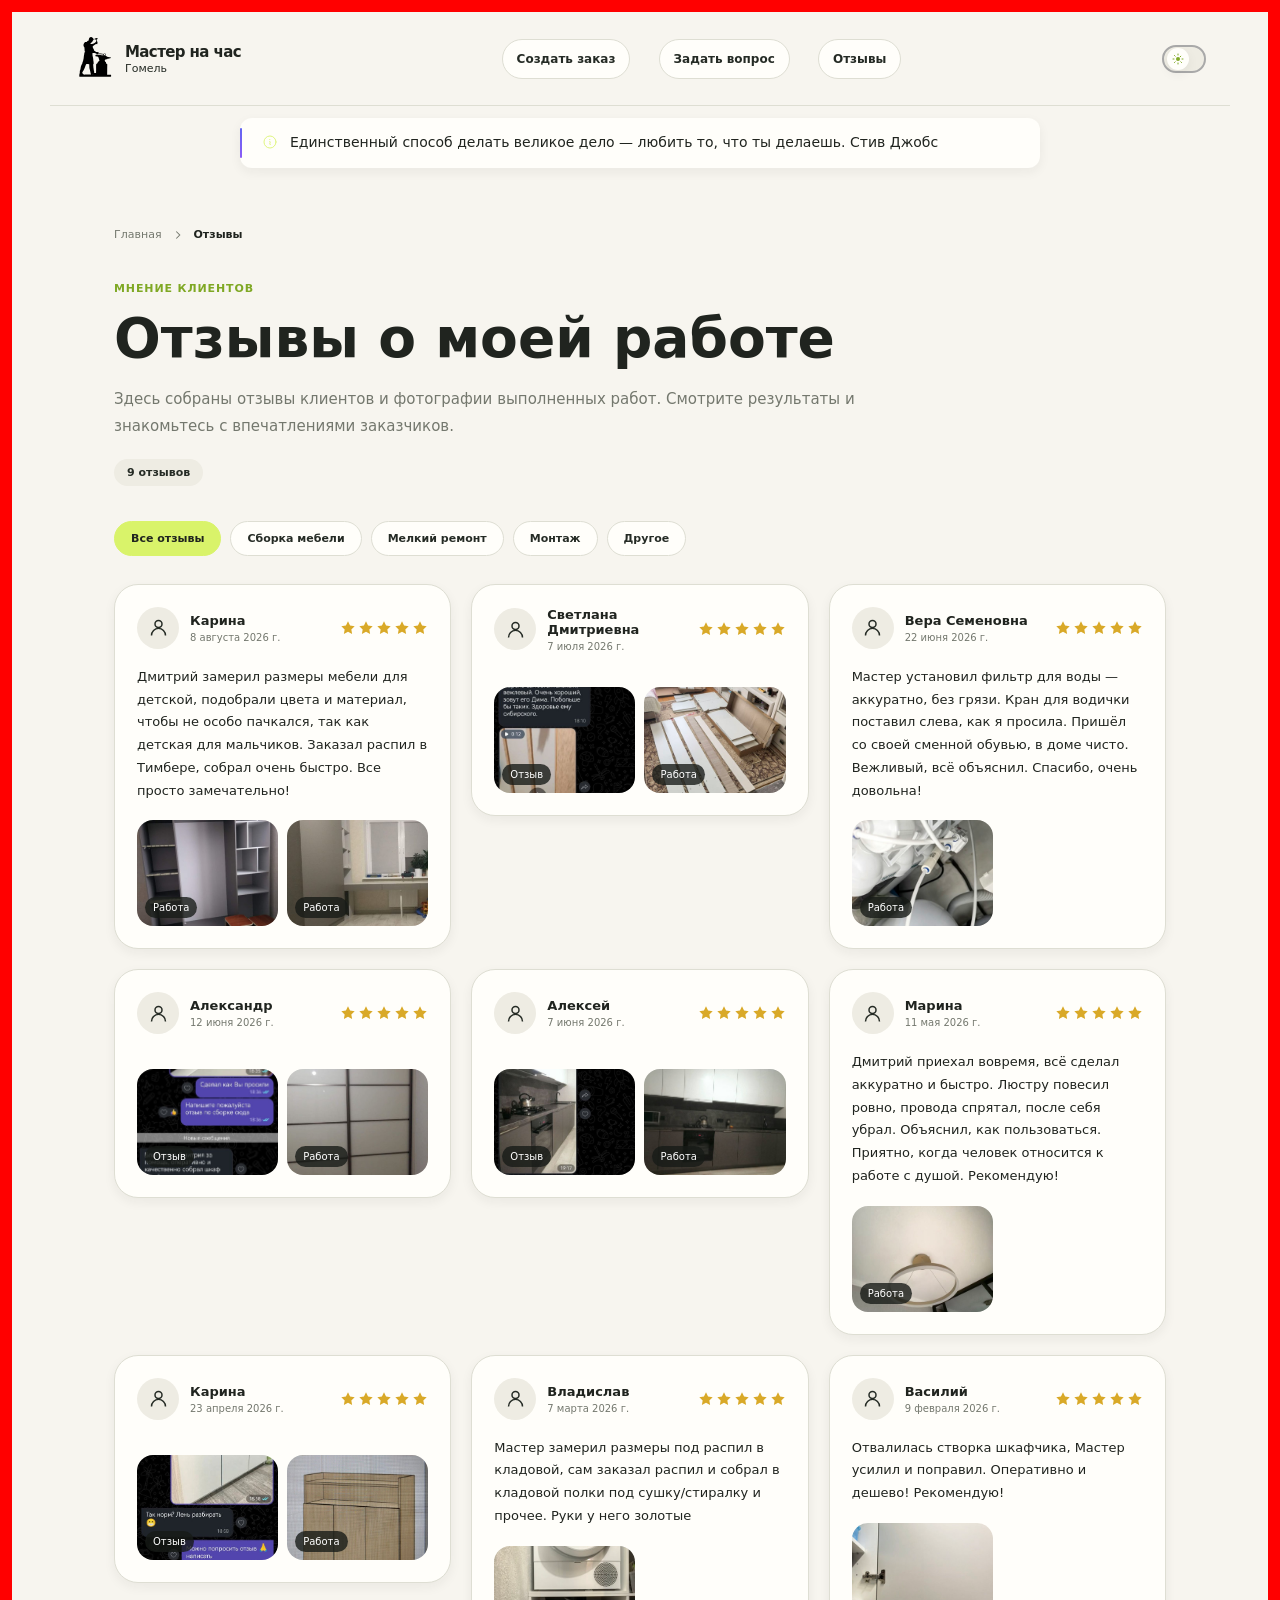
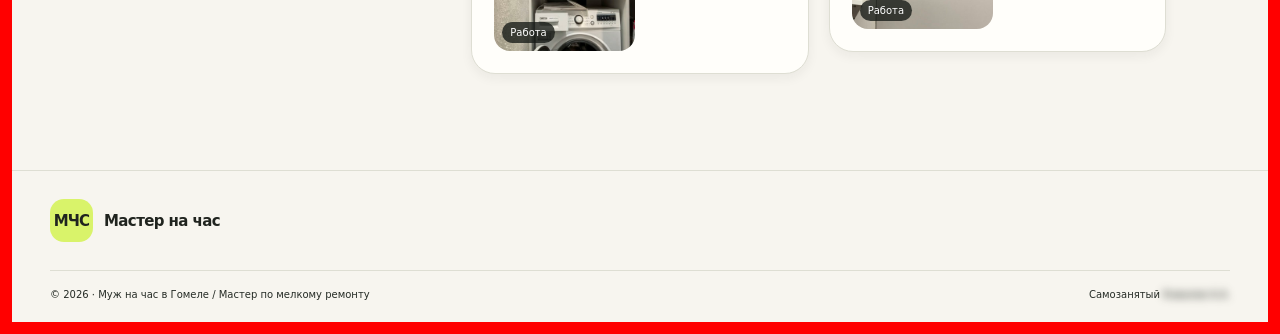
<file: reviews/index.html>
<!DOCTYPE html><html  lang="en"><head><meta charset="utf-8"><meta name="viewport" content="width=device-width, initial-scale=1"><title>Отзывы клиентов — Муж на час в Гомеле | Муж на час в Гомеле</title><script type="importmap">{"imports":{"#entry":"/_nuxt/DJyVnBJL.js"}}</script><script>try{let e=localStorage.getItem(`handyman-theme`),t=window.matchMedia(`(prefers-color-scheme: dark)`).matches?`dark`:`light`,n=e===`dark`||e===`light`?e:t;document.documentElement.dataset.theme=n}catch{document.documentElement.dataset.theme=`light`}</script><style>.theme-switch-wrapper[data-v-3bf533b0]{align-items:center;display:inline-flex;position:relative}.theme-switch[data-v-3bf533b0]{--w:44px;--h:28px;--pad:3px;--thumb:calc(var(--h) - var(--pad)*2);width:var(--w);height:var(--h);border-radius:var(--radius-pill);background:var(--surface-soft);cursor:pointer;border:2px solid #a9a9a9;padding:0;transition:background-color .3s,border-color .3s;position:relative}.theme-switch[data-v-3bf533b0]:hover{border-color:var(--muted-light)}.theme-switch[data-v-3bf533b0]:focus-visible{outline:2px solid var(--accent-strong);outline-offset:2px}.theme-switch.is-dark[data-v-3bf533b0]{background:var(--dark);border-color:var(--line)}.theme-switch__thumb[data-v-3bf533b0]{top:50%;left:var(--pad);width:var(--thumb);height:var(--thumb);background:var(--surface);color:var(--accent-success);box-shadow:var(--shadow-sm);border-radius:50%;place-items:center;transition:transform .3s cubic-bezier(.4,0,.2,1),background-color .3s,color .3s;display:grid;position:absolute;transform:translateY(-50%)}.is-dark .theme-switch__thumb[data-v-3bf533b0]{transform:translate(calc(-2px + var(--w) - var(--pad)*2 - var(--thumb)),-50%);background:var(--accent);color:var(--accent-ink)}.thumb-icon[data-v-3bf533b0]{width:12px;height:12px}.theme-tooltip[data-v-3bf533b0]{z-index:1000;border-radius:var(--radius-sm);background:var(--dark);color:var(--dark-ink);font-size:var(--text-sm);white-space:nowrap;box-shadow:var(--shadow-sm);pointer-events:none;opacity:0;visibility:hidden;padding:6px 10px;font-weight:500;transition:opacity .2s,transform .2s,visibility .2s;position:absolute;top:calc(100% + 10px);left:50%;transform:translate(-50%,-4px)}.theme-tooltip[data-v-3bf533b0]:before{content:"";border:5px solid #0000;border-bottom-color:var(--dark);position:absolute;bottom:100%;left:50%;transform:translate(-50%)}.theme-switch-wrapper:hover .theme-tooltip[data-v-3bf533b0],.theme-switch:focus-visible+.theme-tooltip[data-v-3bf533b0]{opacity:1;visibility:visible;transform:translate(-50%)}@media (prefers-reduced-motion:reduce){.theme-switch[data-v-3bf533b0],.theme-switch__thumb[data-v-3bf533b0],.theme-tooltip[data-v-3bf533b0]{transition:none}}</style><style>.mobile-menu-button{cursor:pointer;-webkit-tap-highlight-color:transparent;background:0 0;border:none;border-radius:50%;place-items:center;width:40px;height:40px;padding:0;transition:background .2s;display:none;position:relative}.mobile-menu-button:active{background:#8882}.mobile-menu-button__line{background:currentColor;border-radius:2px;width:20px;height:2px;transition:transform .35s cubic-bezier(.4,0,.2,1),opacity .2s linear,width .35s cubic-bezier(.4,0,.2,1);position:absolute;left:50%;transform:translate(-50%)}.mobile-menu-button__line:first-child{top:12px}.mobile-menu-button__line:nth-child(2){top:19px}.mobile-menu-button__line:nth-child(3){top:26px}.mobile-menu-button.is-open .mobile-menu-button__line:first-child{top:19px;transform:translate(-50%)rotate(45deg)}.mobile-menu-button.is-open .mobile-menu-button__line:nth-child(2){opacity:0;transform:translate(-50%)scaleX(.2)}.mobile-menu-button.is-open .mobile-menu-button__line:nth-child(3){top:19px;transform:translate(-50%)rotate(-45deg)}@media (width<=768px){.mobile-menu-button{display:grid}.site-nav{display:none}}.mobile-menu-overlay{z-index:90;-webkit-backdrop-filter:blur(8px)saturate(120%);background:#0006;justify-content:center;align-items:flex-end;display:flex;position:fixed;inset:0}.mobile-menu-panel{background:var(--surface,#fff);width:100%;max-width:480px;color:var(--text,#111);padding:8px 16px calc(16px + env(safe-area-inset-bottom));border-radius:24px;flex-direction:column;flex:none;align-self:flex-end;gap:8px;height:auto;max-height:85vh;display:flex;overflow-y:auto;box-shadow:0 -8px 32px #0000002e}.mobile-menu-panel__grabber{background:#8884;border-radius:3px;width:40px;height:5px;margin:4px auto 12px}.mobile-menu-panel__nav{flex-direction:column;gap:2px;display:flex}.mobile-menu-panel__link{color:inherit;border-radius:14px;justify-content:space-between;align-items:center;padding:16px 12px;font-size:17px;font-weight:500;text-decoration:none;transition:background .15s;display:flex}.mobile-menu-panel__link:active{background:#8882}.mobile-menu-panel__link svg{opacity:.35;width:18px;height:18px}.mobile-menu-panel__footer{border-top:1px solid #8882;justify-content:space-between;align-items:center;margin-top:4px;padding:16px 12px 8px;display:flex}.mobile-menu-panel__footer-label{opacity:.6;font-size:15px}</style><style>.blurred{filter:blur(4px);-webkit-user-select:none;user-select:none;cursor:default;transition:filter .2s}</style><style>.wrapper[data-v-ac220884]{justify-content:center;align-items:center;padding:12px}.quote-card[data-v-ac220884],.wrapper[data-v-ac220884]{width:100%;display:flex}.quote-card[data-v-ac220884]{background:var(--surface);max-width:800px;color:var(--text);box-shadow:var(--shadow-sm);border-radius:12px;align-items:flex-start;gap:12px;padding:14px 18px 14px 22px;font-size:14px;line-height:1.55;position:relative}.quote-card[data-v-ac220884]:before{content:"";background:linear-gradient(#6366f1,#8b5cf6);border-radius:2px;width:2px;position:absolute;top:10px;bottom:10px;left:0}.quote-icon[data-v-ac220884]{width:16px;height:16px;color:var(--accent);opacity:.85;flex-shrink:0;margin-top:2px}.quote-text[data-v-ac220884]{margin:0}</style><style>.reviews-page[data-v-969a7127]{min-height:70vh;padding:var(--space-7) 0 var(--space-9);background:var(--bg)}.reviews-page__container[data-v-969a7127]{width:min(var(--container),100% - var(--container-pad)*2);margin:0 auto}.reviews-page__breadcrumbs[data-v-969a7127]{color:var(--muted-light);font-size:var(--text-sm);align-items:center;gap:9px;margin-bottom:35px;display:flex}.reviews-page__breadcrumbs a[data-v-969a7127]{color:inherit;text-decoration:none}.reviews-page__breadcrumbs a[data-v-969a7127]:hover{color:var(--accent-success)}.reviews-page__breadcrumbs svg[data-v-969a7127]{stroke:currentColor;stroke-width:1.8px;width:14px;height:14px}.reviews-page__breadcrumbs span[data-v-969a7127]{color:var(--text);font-weight:600}.reviews-header[data-v-969a7127]{max-width:760px;margin-bottom:35px}.reviews-header__eyebrow[data-v-969a7127]{color:var(--accent-success);font-size:var(--text-sm);letter-spacing:.08em;text-transform:uppercase;margin-bottom:13px;font-weight:700;display:inline-block}.reviews-header__title[data-v-969a7127]{color:var(--text);font-size:var(--text-2xl);margin:0;font-weight:800;line-height:1.12}.reviews-header__description[data-v-969a7127]{color:var(--muted-light);font-size:var(--text-lg);margin:17px 0 0;line-height:1.75}.reviews-header__count[data-v-969a7127]{border-radius:var(--radius-pill);background:var(--surface-soft);color:var(--muted);font-size:var(--text-sm);margin-top:20px;padding:7px 13px;font-weight:700;display:inline-flex}.reviews-filters[data-v-969a7127]{flex-wrap:wrap;gap:9px;margin-bottom:28px;display:flex}.reviews-filters__button[data-v-969a7127]{border:1px solid var(--line);border-radius:var(--radius-pill);background:var(--surface);color:var(--muted);font-size:var(--text-sm);cursor:pointer;padding:10px 16px;font-weight:600;transition:background .2s,color .2s}.reviews-filters__button[data-v-969a7127]:hover{border-color:var(--accent-strong)}.reviews-filters__button.is-active[data-v-969a7127]{border-color:var(--accent);background:var(--accent);color:var(--accent-ink)}.reviews-grid[data-v-969a7127]{grid-template-columns:repeat(3,minmax(0,1fr));align-items:start;gap:20px;display:grid}.review-card[data-v-969a7127]{border:1px solid var(--line);border-radius:var(--radius-lg);background:var(--surface);min-width:0;box-shadow:var(--shadow-sm);flex-direction:column;padding:22px;transition:transform .25s,box-shadow .25s;display:flex}.review-card[data-v-969a7127]:hover{box-shadow:var(--shadow-md);transform:translateY(-3px)}.review-card__author[data-v-969a7127],.review-card__header[data-v-969a7127]{align-items:center;display:flex}.review-card__header[data-v-969a7127]{justify-content:space-between;gap:12px}.review-card__author[data-v-969a7127]{gap:11px;min-width:0}.review-card__avatar[data-v-969a7127]{background:var(--surface-soft);width:42px;height:42px;color:var(--muted);border-radius:50%;flex-shrink:0;place-items:center;display:grid}.review-card__avatar svg[data-v-969a7127]{stroke:currentColor;stroke-width:1.7px;width:21px;height:21px}.review-card__author-info[data-v-969a7127]{flex-direction:column;gap:4px;display:flex}.review-card__author-info strong[data-v-969a7127]{color:var(--text);font-size:var(--text-base)}.review-card__author-info span[data-v-969a7127]{color:var(--muted-light);font-size:var(--text-xs)}.review-card__rating[data-v-969a7127]{flex-shrink:0;gap:2px;display:flex}.review-card__rating svg[data-v-969a7127]{width:16px;height:16px;fill:var(--line)}.review-card__rating svg.is-active[data-v-969a7127]{fill:#d9a928}.review-card__source[data-v-969a7127]{border-radius:var(--radius-pill);background:var(--surface-soft);color:var(--muted);font-size:var(--text-xs);align-self:flex-start;margin-top:15px;padding:5px 9px}.review-card__text[data-v-969a7127]{color:var(--text);font-size:var(--text-base);overflow-wrap:anywhere;margin:17px 0 0;line-height:1.75}.review-card__photos[data-v-969a7127]{grid-template-columns:repeat(2,minmax(0,1fr));gap:9px;margin-top:18px;display:grid}.review-card__photo[data-v-969a7127]{border-radius:var(--radius-md);aspect-ratio:4/3;background:var(--surface-soft);cursor:pointer;border:0;padding:0;position:relative;overflow:hidden}.review-card__photo img[data-v-969a7127]{-o-object-fit:cover;object-fit:cover;width:100%;height:100%;transition:transform .35s}.review-card__photo:hover img[data-v-969a7127]{transform:scale(1.06)}.review-card__photo-type[data-v-969a7127]{border-radius:var(--radius-pill);color:#fff;background:#171a17c7;padding:5px 8px;font-size:10px;position:absolute;bottom:8px;left:8px}.review-card__photo-zoom[data-v-969a7127]{color:#fff;opacity:0;background:#171a17b8;border-radius:50%;place-items:center;width:30px;height:30px;display:grid;position:absolute;top:8px;right:8px}.review-card__photo-zoom svg[data-v-969a7127]{stroke:currentColor;stroke-width:1.8px;width:17px;height:17px}.review-card__photo:focus-visible .review-card__photo-zoom[data-v-969a7127],.review-card__photo:hover .review-card__photo-zoom[data-v-969a7127]{opacity:1}.reviews-empty[data-v-969a7127]{border:1px dashed var(--line);border-radius:var(--radius-lg);background:var(--surface);text-align:center;flex-direction:column;align-items:center;padding:65px 20px;display:flex}.reviews-empty__icon[data-v-969a7127]{background:var(--surface-soft);width:58px;height:58px;color:var(--accent-success);border-radius:50%;place-items:center;display:grid}.reviews-empty__icon svg[data-v-969a7127]{stroke:currentColor;stroke-width:1.7px;width:27px;height:27px}.reviews-empty h2[data-v-969a7127]{color:var(--text);font-size:var(--text-xl);margin:20px 0 0}.reviews-empty p[data-v-969a7127]{max-width:440px;color:var(--muted-light);font-size:var(--text-base);margin:10px 0 0;line-height:1.7}.reviews-empty__reset[data-v-969a7127]{border-radius:var(--radius-pill);background:var(--accent);color:var(--accent-ink);cursor:pointer;border:0;margin-top:20px;padding:10px 17px;font-weight:700}.reviews-footer[data-v-969a7127]{justify-content:center;margin-top:35px;display:flex}.reviews-footer__button[data-v-969a7127]{border:1px solid var(--line);border-radius:var(--radius-pill);background:var(--surface);color:var(--text);font-size:var(--text-base);cursor:pointer;align-items:center;gap:10px;padding:13px 23px;font-weight:700;display:inline-flex}.reviews-footer__button[data-v-969a7127]:hover{border-color:var(--accent);background:var(--accent)}.reviews-footer__button svg[data-v-969a7127]{stroke:currentColor;stroke-width:1.8px;width:17px;height:17px}.review-lightbox[data-v-969a7127]{z-index:9999;-webkit-backdrop-filter:blur(8px);backdrop-filter:blur(8px);background:#080b08f0;justify-content:center;align-items:center;padding:65px 70px;display:flex;position:fixed;inset:0}.review-lightbox__content[data-v-969a7127]{flex-direction:column;align-items:center;gap:14px;max-width:1100px;max-height:100%;display:flex}.review-lightbox__content img[data-v-969a7127]{border-radius:var(--radius-md);-o-object-fit:contain;object-fit:contain;max-width:100%;max-height:calc(100vh - 150px);display:block}.review-lightbox__caption[data-v-969a7127]{color:#fff;width:100%;font-size:var(--text-sm);justify-content:space-between;gap:20px;display:flex}.review-lightbox__arrow[data-v-969a7127],.review-lightbox__close[data-v-969a7127]{color:#fff;cursor:pointer;background:#ffffff1a;border:1px solid #fff3;border-radius:50%;place-items:center;padding:0;display:grid;position:absolute}.review-lightbox__close[data-v-969a7127]{width:42px;height:42px;top:22px;right:25px}.review-lightbox__close svg[data-v-969a7127]{stroke:currentColor;stroke-width:1.8px;width:21px;height:21px}.review-lightbox__arrow[data-v-969a7127]{width:46px;height:46px;top:50%;transform:translateY(-50%)}.review-lightbox__arrow svg[data-v-969a7127]{stroke:currentColor;stroke-width:2px;width:24px;height:24px}.review-lightbox__arrow--prev[data-v-969a7127]{left:20px}.review-lightbox__arrow--next[data-v-969a7127]{right:20px}@media (width<=1000px){.reviews-grid[data-v-969a7127]{grid-template-columns:repeat(2,minmax(0,1fr))}.reviews-page__container[data-v-969a7127]{width:calc(100% - var(--container-pad-sm)*2)}}@media (width<=620px){.reviews-page[data-v-969a7127]{padding:var(--space-5) 0 var(--space-8)}.reviews-page__container[data-v-969a7127]{width:calc(100% - var(--container-pad-xxs)*2)}.reviews-grid[data-v-969a7127]{grid-template-columns:1fr;gap:15px}.reviews-filters[data-v-969a7127]{scrollbar-width:none;flex-wrap:nowrap;padding-bottom:8px;overflow-x:auto}.reviews-filters[data-v-969a7127]::-webkit-scrollbar{display:none}.reviews-filters__button[data-v-969a7127]{flex-shrink:0}.reviews-header__description[data-v-969a7127]{font-size:var(--text-base)}.reviews-empty[data-v-969a7127]{padding:45px 18px}.review-lightbox[data-v-969a7127]{padding:60px 14px}.review-lightbox__arrow[data-v-969a7127]{width:40px;height:40px;top:auto;bottom:15px;transform:none}.review-lightbox__arrow--prev[data-v-969a7127]{left:calc(50% - 50px)}.review-lightbox__arrow--next[data-v-969a7127]{right:calc(50% - 50px)}}</style><link rel="stylesheet" href="/_nuxt/entry.Dolc6cTi.css" crossorigin><link rel="preload" as="fetch" crossorigin="anonymous" href="/reviews/_payload.json?_b=a2e7d87d-d867-4b99-9b43-756db4908b58"><link rel="modulepreload" as="script" crossorigin href="/_nuxt/DJyVnBJL.js"><link rel="modulepreload" as="script" crossorigin href="/_nuxt/CMND7kIs.js"><link rel="modulepreload" as="script" crossorigin href="/_nuxt/D_d_DLqu.js"><link rel="modulepreload" as="script" crossorigin href="/_nuxt/CvEtrb3d.js"><link rel="modulepreload" as="script" crossorigin href="/_nuxt/C9KgHURB.js"><link rel="modulepreload" as="script" crossorigin href="/_nuxt/BKe10HCk.js"><link rel="modulepreload" as="script" crossorigin href="/_nuxt/5468Titm.js"><script type="module" src="/_nuxt/DJyVnBJL.js" crossorigin></script><link rel="prefetch" as="style" crossorigin href="/_nuxt/error-404.DpKY_dMl.css"><link rel="prefetch" as="script" crossorigin href="/_nuxt/BP1KugYU.js"><link rel="prefetch" as="style" crossorigin href="/_nuxt/error-500.CmR4p1fc.css"><link rel="prefetch" as="script" crossorigin href="/_nuxt/C6nOZjmc.js"><link rel="apple-touch-icon" sizes="180x180" href="/apple-touch-icon.png" type="image/png"><link rel="icon" type="image/png" sizes="32x32" href="/favicon-32x32.png"><link rel="icon" type="image/png" sizes="16x16" href="/favicon-16x16.png"><link rel="manifest" href="/site.webmanifest"><meta property="og:type" content="website"><link rel="alternate" type="text/markdown" href="/reviews.md"><link rel="describedby" href="/llms.txt"><meta name="robots" content="index, follow, max-image-preview:large, max-snippet:-1, max-video-preview:-1"><meta name="description" content="Отзывы клиентов о сборке мебели, мелком ремонте и монтаже в Гомеле. Фотографии выполненных работ и впечатления заказчиков."><meta property="og:title" content="Отзывы клиентов — Муж на час в Гомеле"><meta property="og:description" content="Отзывы и фотографии выполненных работ мастера в Гомеле."><meta name="twitter:card" content="summary"><link rel="canonical" href="https://master-gomel.by/reviews"><meta property="og:site_name" content="Муж на час в Гомеле"><meta property="og:url" content="https://master-gomel.by/reviews"></head><body><!--teleport start anchor--><!----><!--teleport anchor--><div id="__nuxt"><div class="handyman-site"><div class="section-wrap"><header class="site-header"><a href="/" class="brand" aria-label="Муж на час в Гомеле — на главную"><div><img class="brand__logo" src="/images/logo.svg" alt="Логотип сайта"></div><span class="brand__copy"><strong>Мастер на час</strong><small>Гомель</small></span></a><nav class="site-nav" aria-label="Основная навигация"><a href="/#order" class="button button--secondary button--small"> Создать заказ </a><a href="/#faq" class="button button--secondary button--small"> Задать вопрос </a><a aria-current="page" href="/reviews" class="router-link-active router-link-exact-active button button--secondary button--small"> Отзывы </a></nav><div class="site-header__actions"><div class="theme-switch-wrapper" data-v-3bf533b0><button class="theme-switch" type="button" role="switch" aria-checked="false" aria-label="Тёмная тема" data-v-3bf533b0><span class="theme-switch__thumb" data-v-3bf533b0><svg viewBox="0 0 24 24" fill="currentColor" class="thumb-icon" data-v-3bf533b0><circle cx="12" cy="12" r="4" data-v-3bf533b0></circle><path d="M12 2v2M12 20v2M2 12h2M20 12h2M4.93 4.93l1.41 1.41M17.66 17.66l1.41 1.41M4.93 19.07l1.41-1.41M17.66 6.34l-1.41 1.41" stroke="currentColor" stroke-width="2" stroke-linecap="round" data-v-3bf533b0></path></svg></span></button><span class="theme-tooltip" aria-hidden="true" data-v-3bf533b0>Тёмная тема</span></div><button class="mobile-menu-button" type="button" aria-expanded="false" aria-label="Открыть меню" aria-controls="mobile-menu"><span class="mobile-menu-button__line"></span><span class="mobile-menu-button__line"></span><span class="mobile-menu-button__line"></span></button></div><!----></header><div class="wrapper" data-v-ac220884><div class="quote-card" role="status" data-v-ac220884><svg class="quote-icon" aria-hidden="true" fill="none" stroke="currentColor" stroke-width="1.5" viewBox="0 0 24 24" xmlns="http://www.w3.org/2000/svg" data-v-ac220884><path stroke-linecap="round" stroke-linejoin="round" d="M11.25 11.25l.041-.02a.75.75 0 011.063.852l-.708 2.836a.75.75 0 001.063.853l.041-.021M21 12a9 9 0 11-18 0 9 9 0 0118 0zm-9-3.75h.008v.008H12V8.25z" data-v-ac220884></path></svg><p class="quote-text" data-v-ac220884></p></div></div></div><div class="section-wrap"><!--[--><main class="reviews-page" data-v-969a7127><div class="reviews-page__container" data-v-969a7127><nav class="reviews-page__breadcrumbs" aria-label="Хлебные крошки" data-v-969a7127><a href="/" class="" data-v-969a7127>Главная</a><svg viewBox="0 0 24 24" fill="none" aria-hidden="true" data-v-969a7127><path d="m9 18 6-6-6-6" data-v-969a7127></path></svg><span data-v-969a7127>Отзывы</span></nav><header class="reviews-header" data-v-969a7127><span class="reviews-header__eyebrow" data-v-969a7127>Мнение клиентов</span><h1 class="reviews-header__title" data-v-969a7127> Отзывы о моей работе </h1><p class="reviews-header__description" data-v-969a7127> Здесь собраны отзывы клиентов и фотографии выполненных работ. Смотрите результаты и знакомьтесь с впечатлениями заказчиков. </p><div class="reviews-header__count" data-v-969a7127>9 отзывов</div></header><div class="reviews-filters" aria-label="Фильтр отзывов" data-v-969a7127><!--[--><button type="button" class="is-active reviews-filters__button" aria-pressed="true" data-v-969a7127>Все отзывы</button><button type="button" class="reviews-filters__button" aria-pressed="false" data-v-969a7127>Сборка мебели</button><button type="button" class="reviews-filters__button" aria-pressed="false" data-v-969a7127>Мелкий ремонт</button><button type="button" class="reviews-filters__button" aria-pressed="false" data-v-969a7127>Монтаж</button><button type="button" class="reviews-filters__button" aria-pressed="false" data-v-969a7127>Другое</button><!--]--></div><div class="reviews-grid" data-v-969a7127><!--[--><article class="review-card" data-v-969a7127><div class="review-card__header" data-v-969a7127><div class="review-card__author" data-v-969a7127><div class="review-card__avatar" data-v-969a7127><svg viewBox="0 0 24 24" fill="none" aria-hidden="true" data-v-969a7127><circle cx="12" cy="8" r="4" data-v-969a7127></circle><path d="M4 21a8 8 0 0 1 16 0" data-v-969a7127></path></svg></div><div class="review-card__author-info" data-v-969a7127><strong data-v-969a7127>Карина</strong><span data-v-969a7127>8 августа 2026 г.</span></div></div><div class="review-card__rating" aria-label="Оценка" data-v-969a7127><!--[--><svg viewBox="0 0 24 24" class="is-active" aria-hidden="true" data-v-969a7127><path d="m12 2 3.09 6.26L22 9.27l-5 4.87L18.18 21 12 17.77 5.82 21 7 14.14 2 9.27l6.91-1.01L12 2Z" data-v-969a7127></path></svg><svg viewBox="0 0 24 24" class="is-active" aria-hidden="true" data-v-969a7127><path d="m12 2 3.09 6.26L22 9.27l-5 4.87L18.18 21 12 17.77 5.82 21 7 14.14 2 9.27l6.91-1.01L12 2Z" data-v-969a7127></path></svg><svg viewBox="0 0 24 24" class="is-active" aria-hidden="true" data-v-969a7127><path d="m12 2 3.09 6.26L22 9.27l-5 4.87L18.18 21 12 17.77 5.82 21 7 14.14 2 9.27l6.91-1.01L12 2Z" data-v-969a7127></path></svg><svg viewBox="0 0 24 24" class="is-active" aria-hidden="true" data-v-969a7127><path d="m12 2 3.09 6.26L22 9.27l-5 4.87L18.18 21 12 17.77 5.82 21 7 14.14 2 9.27l6.91-1.01L12 2Z" data-v-969a7127></path></svg><svg viewBox="0 0 24 24" class="is-active" aria-hidden="true" data-v-969a7127><path d="m12 2 3.09 6.26L22 9.27l-5 4.87L18.18 21 12 17.77 5.82 21 7 14.14 2 9.27l6.91-1.01L12 2Z" data-v-969a7127></path></svg><!--]--></div></div><p class="review-card__text" data-v-969a7127>Дмитрий замерил размеры мебели для детской, подобрали цвета и материал, чтобы не особо пачкался, так как детская для мальчиков. Заказал распил в Тимбере, собрал очень быстро. Все просто замечательно!</p><div class="review-card__photos" data-v-969a7127><!--[--><button class="review-card__photo" type="button" aria-label="Открыть фотографию: Скриншот отзыва клиента" data-v-969a7127><img src="/images/reviews/review-002.webp" alt="Скриншот отзыва клиента" loading="lazy" decoding="async" data-v-969a7127><span class="review-card__photo-type" data-v-969a7127>Работа</span><span class="review-card__photo-zoom" data-v-969a7127><svg viewBox="0 0 24 24" fill="none" aria-hidden="true" data-v-969a7127><circle cx="11" cy="11" r="7" data-v-969a7127></circle><path d="m16 16 5 5m-10-13v6m-3-3h6" data-v-969a7127></path></svg></span></button><button class="review-card__photo" type="button" aria-label="Открыть фотографию: Фото собранной мебели" data-v-969a7127><img src="/images/reviews/work-002.webp" alt="Фото собранной мебели" loading="lazy" decoding="async" data-v-969a7127><span class="review-card__photo-type" data-v-969a7127>Работа</span><span class="review-card__photo-zoom" data-v-969a7127><svg viewBox="0 0 24 24" fill="none" aria-hidden="true" data-v-969a7127><circle cx="11" cy="11" r="7" data-v-969a7127></circle><path d="m16 16 5 5m-10-13v6m-3-3h6" data-v-969a7127></path></svg></span></button><!--]--></div></article><article class="review-card" data-v-969a7127><div class="review-card__header" data-v-969a7127><div class="review-card__author" data-v-969a7127><div class="review-card__avatar" data-v-969a7127><svg viewBox="0 0 24 24" fill="none" aria-hidden="true" data-v-969a7127><circle cx="12" cy="8" r="4" data-v-969a7127></circle><path d="M4 21a8 8 0 0 1 16 0" data-v-969a7127></path></svg></div><div class="review-card__author-info" data-v-969a7127><strong data-v-969a7127>Светлана Дмитриевна</strong><span data-v-969a7127>7 июля 2026 г.</span></div></div><div class="review-card__rating" aria-label="Оценка" data-v-969a7127><!--[--><svg viewBox="0 0 24 24" class="is-active" aria-hidden="true" data-v-969a7127><path d="m12 2 3.09 6.26L22 9.27l-5 4.87L18.18 21 12 17.77 5.82 21 7 14.14 2 9.27l6.91-1.01L12 2Z" data-v-969a7127></path></svg><svg viewBox="0 0 24 24" class="is-active" aria-hidden="true" data-v-969a7127><path d="m12 2 3.09 6.26L22 9.27l-5 4.87L18.18 21 12 17.77 5.82 21 7 14.14 2 9.27l6.91-1.01L12 2Z" data-v-969a7127></path></svg><svg viewBox="0 0 24 24" class="is-active" aria-hidden="true" data-v-969a7127><path d="m12 2 3.09 6.26L22 9.27l-5 4.87L18.18 21 12 17.77 5.82 21 7 14.14 2 9.27l6.91-1.01L12 2Z" data-v-969a7127></path></svg><svg viewBox="0 0 24 24" class="is-active" aria-hidden="true" data-v-969a7127><path d="m12 2 3.09 6.26L22 9.27l-5 4.87L18.18 21 12 17.77 5.82 21 7 14.14 2 9.27l6.91-1.01L12 2Z" data-v-969a7127></path></svg><svg viewBox="0 0 24 24" class="is-active" aria-hidden="true" data-v-969a7127><path d="m12 2 3.09 6.26L22 9.27l-5 4.87L18.18 21 12 17.77 5.82 21 7 14.14 2 9.27l6.91-1.01L12 2Z" data-v-969a7127></path></svg><!--]--></div></div><p class="review-card__text" data-v-969a7127></p><div class="review-card__photos" data-v-969a7127><!--[--><button class="review-card__photo" type="button" aria-label="Открыть фотографию: Скриншот отзыва клиента" data-v-969a7127><img src="/images/reviews/review-001.webp" alt="Скриншот отзыва клиента" loading="lazy" decoding="async" data-v-969a7127><span class="review-card__photo-type" data-v-969a7127>Отзыв</span><span class="review-card__photo-zoom" data-v-969a7127><svg viewBox="0 0 24 24" fill="none" aria-hidden="true" data-v-969a7127><circle cx="11" cy="11" r="7" data-v-969a7127></circle><path d="m16 16 5 5m-10-13v6m-3-3h6" data-v-969a7127></path></svg></span></button><button class="review-card__photo" type="button" aria-label="Открыть фотографию: Фото собранной мебели" data-v-969a7127><img src="/images/reviews/work-001.webp" alt="Фото собранной мебели" loading="lazy" decoding="async" data-v-969a7127><span class="review-card__photo-type" data-v-969a7127>Работа</span><span class="review-card__photo-zoom" data-v-969a7127><svg viewBox="0 0 24 24" fill="none" aria-hidden="true" data-v-969a7127><circle cx="11" cy="11" r="7" data-v-969a7127></circle><path d="m16 16 5 5m-10-13v6m-3-3h6" data-v-969a7127></path></svg></span></button><!--]--></div></article><article class="review-card" data-v-969a7127><div class="review-card__header" data-v-969a7127><div class="review-card__author" data-v-969a7127><div class="review-card__avatar" data-v-969a7127><svg viewBox="0 0 24 24" fill="none" aria-hidden="true" data-v-969a7127><circle cx="12" cy="8" r="4" data-v-969a7127></circle><path d="M4 21a8 8 0 0 1 16 0" data-v-969a7127></path></svg></div><div class="review-card__author-info" data-v-969a7127><strong data-v-969a7127>Вера Семеновна</strong><span data-v-969a7127>22 июня 2026 г.</span></div></div><div class="review-card__rating" aria-label="Оценка" data-v-969a7127><!--[--><svg viewBox="0 0 24 24" class="is-active" aria-hidden="true" data-v-969a7127><path d="m12 2 3.09 6.26L22 9.27l-5 4.87L18.18 21 12 17.77 5.82 21 7 14.14 2 9.27l6.91-1.01L12 2Z" data-v-969a7127></path></svg><svg viewBox="0 0 24 24" class="is-active" aria-hidden="true" data-v-969a7127><path d="m12 2 3.09 6.26L22 9.27l-5 4.87L18.18 21 12 17.77 5.82 21 7 14.14 2 9.27l6.91-1.01L12 2Z" data-v-969a7127></path></svg><svg viewBox="0 0 24 24" class="is-active" aria-hidden="true" data-v-969a7127><path d="m12 2 3.09 6.26L22 9.27l-5 4.87L18.18 21 12 17.77 5.82 21 7 14.14 2 9.27l6.91-1.01L12 2Z" data-v-969a7127></path></svg><svg viewBox="0 0 24 24" class="is-active" aria-hidden="true" data-v-969a7127><path d="m12 2 3.09 6.26L22 9.27l-5 4.87L18.18 21 12 17.77 5.82 21 7 14.14 2 9.27l6.91-1.01L12 2Z" data-v-969a7127></path></svg><svg viewBox="0 0 24 24" class="is-active" aria-hidden="true" data-v-969a7127><path d="m12 2 3.09 6.26L22 9.27l-5 4.87L18.18 21 12 17.77 5.82 21 7 14.14 2 9.27l6.91-1.01L12 2Z" data-v-969a7127></path></svg><!--]--></div></div><p class="review-card__text" data-v-969a7127>Мастер установил фильтр для воды — аккуратно, без грязи. Кран для водички поставил слева, как я просила. Пришёл со своей сменной обувью, в доме чисто. Вежливый, всё объяснил. Спасибо, очень довольна!</p><div class="review-card__photos" data-v-969a7127><!--[--><button class="review-card__photo" type="button" aria-label="Открыть фотографию: Фото собранной мебели" data-v-969a7127><img src="/images/reviews/work-004.webp" alt="Фото собранной мебели" loading="lazy" decoding="async" data-v-969a7127><span class="review-card__photo-type" data-v-969a7127>Работа</span><span class="review-card__photo-zoom" data-v-969a7127><svg viewBox="0 0 24 24" fill="none" aria-hidden="true" data-v-969a7127><circle cx="11" cy="11" r="7" data-v-969a7127></circle><path d="m16 16 5 5m-10-13v6m-3-3h6" data-v-969a7127></path></svg></span></button><!--]--></div></article><article class="review-card" data-v-969a7127><div class="review-card__header" data-v-969a7127><div class="review-card__author" data-v-969a7127><div class="review-card__avatar" data-v-969a7127><svg viewBox="0 0 24 24" fill="none" aria-hidden="true" data-v-969a7127><circle cx="12" cy="8" r="4" data-v-969a7127></circle><path d="M4 21a8 8 0 0 1 16 0" data-v-969a7127></path></svg></div><div class="review-card__author-info" data-v-969a7127><strong data-v-969a7127>Александр</strong><span data-v-969a7127>12 июня 2026 г.</span></div></div><div class="review-card__rating" aria-label="Оценка" data-v-969a7127><!--[--><svg viewBox="0 0 24 24" class="is-active" aria-hidden="true" data-v-969a7127><path d="m12 2 3.09 6.26L22 9.27l-5 4.87L18.18 21 12 17.77 5.82 21 7 14.14 2 9.27l6.91-1.01L12 2Z" data-v-969a7127></path></svg><svg viewBox="0 0 24 24" class="is-active" aria-hidden="true" data-v-969a7127><path d="m12 2 3.09 6.26L22 9.27l-5 4.87L18.18 21 12 17.77 5.82 21 7 14.14 2 9.27l6.91-1.01L12 2Z" data-v-969a7127></path></svg><svg viewBox="0 0 24 24" class="is-active" aria-hidden="true" data-v-969a7127><path d="m12 2 3.09 6.26L22 9.27l-5 4.87L18.18 21 12 17.77 5.82 21 7 14.14 2 9.27l6.91-1.01L12 2Z" data-v-969a7127></path></svg><svg viewBox="0 0 24 24" class="is-active" aria-hidden="true" data-v-969a7127><path d="m12 2 3.09 6.26L22 9.27l-5 4.87L18.18 21 12 17.77 5.82 21 7 14.14 2 9.27l6.91-1.01L12 2Z" data-v-969a7127></path></svg><svg viewBox="0 0 24 24" class="is-active" aria-hidden="true" data-v-969a7127><path d="m12 2 3.09 6.26L22 9.27l-5 4.87L18.18 21 12 17.77 5.82 21 7 14.14 2 9.27l6.91-1.01L12 2Z" data-v-969a7127></path></svg><!--]--></div></div><p class="review-card__text" data-v-969a7127></p><div class="review-card__photos" data-v-969a7127><!--[--><button class="review-card__photo" type="button" aria-label="Открыть фотографию: Скриншот отзыва клиента" data-v-969a7127><img src="/images/reviews/review-005.webp" alt="Скриншот отзыва клиента" loading="lazy" decoding="async" data-v-969a7127><span class="review-card__photo-type" data-v-969a7127>Отзыв</span><span class="review-card__photo-zoom" data-v-969a7127><svg viewBox="0 0 24 24" fill="none" aria-hidden="true" data-v-969a7127><circle cx="11" cy="11" r="7" data-v-969a7127></circle><path d="m16 16 5 5m-10-13v6m-3-3h6" data-v-969a7127></path></svg></span></button><button class="review-card__photo" type="button" aria-label="Открыть фотографию: Фото собранной мебели" data-v-969a7127><img src="/images/reviews/work-005.webp" alt="Фото собранной мебели" loading="lazy" decoding="async" data-v-969a7127><span class="review-card__photo-type" data-v-969a7127>Работа</span><span class="review-card__photo-zoom" data-v-969a7127><svg viewBox="0 0 24 24" fill="none" aria-hidden="true" data-v-969a7127><circle cx="11" cy="11" r="7" data-v-969a7127></circle><path d="m16 16 5 5m-10-13v6m-3-3h6" data-v-969a7127></path></svg></span></button><!--]--></div></article><article class="review-card" data-v-969a7127><div class="review-card__header" data-v-969a7127><div class="review-card__author" data-v-969a7127><div class="review-card__avatar" data-v-969a7127><svg viewBox="0 0 24 24" fill="none" aria-hidden="true" data-v-969a7127><circle cx="12" cy="8" r="4" data-v-969a7127></circle><path d="M4 21a8 8 0 0 1 16 0" data-v-969a7127></path></svg></div><div class="review-card__author-info" data-v-969a7127><strong data-v-969a7127>Алексей</strong><span data-v-969a7127>7 июня 2026 г.</span></div></div><div class="review-card__rating" aria-label="Оценка" data-v-969a7127><!--[--><svg viewBox="0 0 24 24" class="is-active" aria-hidden="true" data-v-969a7127><path d="m12 2 3.09 6.26L22 9.27l-5 4.87L18.18 21 12 17.77 5.82 21 7 14.14 2 9.27l6.91-1.01L12 2Z" data-v-969a7127></path></svg><svg viewBox="0 0 24 24" class="is-active" aria-hidden="true" data-v-969a7127><path d="m12 2 3.09 6.26L22 9.27l-5 4.87L18.18 21 12 17.77 5.82 21 7 14.14 2 9.27l6.91-1.01L12 2Z" data-v-969a7127></path></svg><svg viewBox="0 0 24 24" class="is-active" aria-hidden="true" data-v-969a7127><path d="m12 2 3.09 6.26L22 9.27l-5 4.87L18.18 21 12 17.77 5.82 21 7 14.14 2 9.27l6.91-1.01L12 2Z" data-v-969a7127></path></svg><svg viewBox="0 0 24 24" class="is-active" aria-hidden="true" data-v-969a7127><path d="m12 2 3.09 6.26L22 9.27l-5 4.87L18.18 21 12 17.77 5.82 21 7 14.14 2 9.27l6.91-1.01L12 2Z" data-v-969a7127></path></svg><svg viewBox="0 0 24 24" class="is-active" aria-hidden="true" data-v-969a7127><path d="m12 2 3.09 6.26L22 9.27l-5 4.87L18.18 21 12 17.77 5.82 21 7 14.14 2 9.27l6.91-1.01L12 2Z" data-v-969a7127></path></svg><!--]--></div></div><p class="review-card__text" data-v-969a7127></p><div class="review-card__photos" data-v-969a7127><!--[--><button class="review-card__photo" type="button" aria-label="Открыть фотографию: Скриншот отзыва клиента" data-v-969a7127><img src="/images/reviews/review-007.webp" alt="Скриншот отзыва клиента" loading="lazy" decoding="async" data-v-969a7127><span class="review-card__photo-type" data-v-969a7127>Отзыв</span><span class="review-card__photo-zoom" data-v-969a7127><svg viewBox="0 0 24 24" fill="none" aria-hidden="true" data-v-969a7127><circle cx="11" cy="11" r="7" data-v-969a7127></circle><path d="m16 16 5 5m-10-13v6m-3-3h6" data-v-969a7127></path></svg></span></button><button class="review-card__photo" type="button" aria-label="Открыть фотографию: Фото собранной мебели" data-v-969a7127><img src="/images/reviews/work-007-thumb.webp" alt="Фото собранной мебели" loading="lazy" decoding="async" data-v-969a7127><span class="review-card__photo-type" data-v-969a7127>Работа</span><span class="review-card__photo-zoom" data-v-969a7127><svg viewBox="0 0 24 24" fill="none" aria-hidden="true" data-v-969a7127><circle cx="11" cy="11" r="7" data-v-969a7127></circle><path d="m16 16 5 5m-10-13v6m-3-3h6" data-v-969a7127></path></svg></span></button><!--]--></div></article><article class="review-card" data-v-969a7127><div class="review-card__header" data-v-969a7127><div class="review-card__author" data-v-969a7127><div class="review-card__avatar" data-v-969a7127><svg viewBox="0 0 24 24" fill="none" aria-hidden="true" data-v-969a7127><circle cx="12" cy="8" r="4" data-v-969a7127></circle><path d="M4 21a8 8 0 0 1 16 0" data-v-969a7127></path></svg></div><div class="review-card__author-info" data-v-969a7127><strong data-v-969a7127>Марина</strong><span data-v-969a7127>11 мая 2026 г.</span></div></div><div class="review-card__rating" aria-label="Оценка" data-v-969a7127><!--[--><svg viewBox="0 0 24 24" class="is-active" aria-hidden="true" data-v-969a7127><path d="m12 2 3.09 6.26L22 9.27l-5 4.87L18.18 21 12 17.77 5.82 21 7 14.14 2 9.27l6.91-1.01L12 2Z" data-v-969a7127></path></svg><svg viewBox="0 0 24 24" class="is-active" aria-hidden="true" data-v-969a7127><path d="m12 2 3.09 6.26L22 9.27l-5 4.87L18.18 21 12 17.77 5.82 21 7 14.14 2 9.27l6.91-1.01L12 2Z" data-v-969a7127></path></svg><svg viewBox="0 0 24 24" class="is-active" aria-hidden="true" data-v-969a7127><path d="m12 2 3.09 6.26L22 9.27l-5 4.87L18.18 21 12 17.77 5.82 21 7 14.14 2 9.27l6.91-1.01L12 2Z" data-v-969a7127></path></svg><svg viewBox="0 0 24 24" class="is-active" aria-hidden="true" data-v-969a7127><path d="m12 2 3.09 6.26L22 9.27l-5 4.87L18.18 21 12 17.77 5.82 21 7 14.14 2 9.27l6.91-1.01L12 2Z" data-v-969a7127></path></svg><svg viewBox="0 0 24 24" class="is-active" aria-hidden="true" data-v-969a7127><path d="m12 2 3.09 6.26L22 9.27l-5 4.87L18.18 21 12 17.77 5.82 21 7 14.14 2 9.27l6.91-1.01L12 2Z" data-v-969a7127></path></svg><!--]--></div></div><p class="review-card__text" data-v-969a7127>Дмитрий приехал вовремя, всё сделал аккуратно и быстро. Люстру повесил ровно, провода спрятал, после себя убрал. Объяснил, как пользоваться. Приятно, когда человек относится к работе с душой. Рекомендую!</p><div class="review-card__photos" data-v-969a7127><!--[--><button class="review-card__photo" type="button" aria-label="Открыть фотографию: Фото собранной мебели" data-v-969a7127><img src="/images/reviews/work-003.webp" alt="Фото собранной мебели" loading="lazy" decoding="async" data-v-969a7127><span class="review-card__photo-type" data-v-969a7127>Работа</span><span class="review-card__photo-zoom" data-v-969a7127><svg viewBox="0 0 24 24" fill="none" aria-hidden="true" data-v-969a7127><circle cx="11" cy="11" r="7" data-v-969a7127></circle><path d="m16 16 5 5m-10-13v6m-3-3h6" data-v-969a7127></path></svg></span></button><!--]--></div></article><article class="review-card" data-v-969a7127><div class="review-card__header" data-v-969a7127><div class="review-card__author" data-v-969a7127><div class="review-card__avatar" data-v-969a7127><svg viewBox="0 0 24 24" fill="none" aria-hidden="true" data-v-969a7127><circle cx="12" cy="8" r="4" data-v-969a7127></circle><path d="M4 21a8 8 0 0 1 16 0" data-v-969a7127></path></svg></div><div class="review-card__author-info" data-v-969a7127><strong data-v-969a7127>Карина</strong><span data-v-969a7127>23 апреля 2026 г.</span></div></div><div class="review-card__rating" aria-label="Оценка" data-v-969a7127><!--[--><svg viewBox="0 0 24 24" class="is-active" aria-hidden="true" data-v-969a7127><path d="m12 2 3.09 6.26L22 9.27l-5 4.87L18.18 21 12 17.77 5.82 21 7 14.14 2 9.27l6.91-1.01L12 2Z" data-v-969a7127></path></svg><svg viewBox="0 0 24 24" class="is-active" aria-hidden="true" data-v-969a7127><path d="m12 2 3.09 6.26L22 9.27l-5 4.87L18.18 21 12 17.77 5.82 21 7 14.14 2 9.27l6.91-1.01L12 2Z" data-v-969a7127></path></svg><svg viewBox="0 0 24 24" class="is-active" aria-hidden="true" data-v-969a7127><path d="m12 2 3.09 6.26L22 9.27l-5 4.87L18.18 21 12 17.77 5.82 21 7 14.14 2 9.27l6.91-1.01L12 2Z" data-v-969a7127></path></svg><svg viewBox="0 0 24 24" class="is-active" aria-hidden="true" data-v-969a7127><path d="m12 2 3.09 6.26L22 9.27l-5 4.87L18.18 21 12 17.77 5.82 21 7 14.14 2 9.27l6.91-1.01L12 2Z" data-v-969a7127></path></svg><svg viewBox="0 0 24 24" class="is-active" aria-hidden="true" data-v-969a7127><path d="m12 2 3.09 6.26L22 9.27l-5 4.87L18.18 21 12 17.77 5.82 21 7 14.14 2 9.27l6.91-1.01L12 2Z" data-v-969a7127></path></svg><!--]--></div></div><p class="review-card__text" data-v-969a7127></p><div class="review-card__photos" data-v-969a7127><!--[--><button class="review-card__photo" type="button" aria-label="Открыть фотографию: Скриншот отзыва клиента" data-v-969a7127><img src="/images/reviews/review-006.webp" alt="Скриншот отзыва клиента" loading="lazy" decoding="async" data-v-969a7127><span class="review-card__photo-type" data-v-969a7127>Отзыв</span><span class="review-card__photo-zoom" data-v-969a7127><svg viewBox="0 0 24 24" fill="none" aria-hidden="true" data-v-969a7127><circle cx="11" cy="11" r="7" data-v-969a7127></circle><path d="m16 16 5 5m-10-13v6m-3-3h6" data-v-969a7127></path></svg></span></button><button class="review-card__photo" type="button" aria-label="Открыть фотографию: Фото собранной мебели" data-v-969a7127><img src="/images/reviews/work-006.webp" alt="Фото собранной мебели" loading="lazy" decoding="async" data-v-969a7127><span class="review-card__photo-type" data-v-969a7127>Работа</span><span class="review-card__photo-zoom" data-v-969a7127><svg viewBox="0 0 24 24" fill="none" aria-hidden="true" data-v-969a7127><circle cx="11" cy="11" r="7" data-v-969a7127></circle><path d="m16 16 5 5m-10-13v6m-3-3h6" data-v-969a7127></path></svg></span></button><!--]--></div></article><article class="review-card" data-v-969a7127><div class="review-card__header" data-v-969a7127><div class="review-card__author" data-v-969a7127><div class="review-card__avatar" data-v-969a7127><svg viewBox="0 0 24 24" fill="none" aria-hidden="true" data-v-969a7127><circle cx="12" cy="8" r="4" data-v-969a7127></circle><path d="M4 21a8 8 0 0 1 16 0" data-v-969a7127></path></svg></div><div class="review-card__author-info" data-v-969a7127><strong data-v-969a7127>Владислав</strong><span data-v-969a7127>7 марта 2026 г.</span></div></div><div class="review-card__rating" aria-label="Оценка" data-v-969a7127><!--[--><svg viewBox="0 0 24 24" class="is-active" aria-hidden="true" data-v-969a7127><path d="m12 2 3.09 6.26L22 9.27l-5 4.87L18.18 21 12 17.77 5.82 21 7 14.14 2 9.27l6.91-1.01L12 2Z" data-v-969a7127></path></svg><svg viewBox="0 0 24 24" class="is-active" aria-hidden="true" data-v-969a7127><path d="m12 2 3.09 6.26L22 9.27l-5 4.87L18.18 21 12 17.77 5.82 21 7 14.14 2 9.27l6.91-1.01L12 2Z" data-v-969a7127></path></svg><svg viewBox="0 0 24 24" class="is-active" aria-hidden="true" data-v-969a7127><path d="m12 2 3.09 6.26L22 9.27l-5 4.87L18.18 21 12 17.77 5.82 21 7 14.14 2 9.27l6.91-1.01L12 2Z" data-v-969a7127></path></svg><svg viewBox="0 0 24 24" class="is-active" aria-hidden="true" data-v-969a7127><path d="m12 2 3.09 6.26L22 9.27l-5 4.87L18.18 21 12 17.77 5.82 21 7 14.14 2 9.27l6.91-1.01L12 2Z" data-v-969a7127></path></svg><svg viewBox="0 0 24 24" class="is-active" aria-hidden="true" data-v-969a7127><path d="m12 2 3.09 6.26L22 9.27l-5 4.87L18.18 21 12 17.77 5.82 21 7 14.14 2 9.27l6.91-1.01L12 2Z" data-v-969a7127></path></svg><!--]--></div></div><p class="review-card__text" data-v-969a7127>Мастер замерил размеры под распил в кладовой, сам заказал распил и собрал в кладовой полки под сушку/стиралку и прочее. Руки у него золотые</p><div class="review-card__photos" data-v-969a7127><!--[--><button class="review-card__photo" type="button" aria-label="Открыть фотографию: Фото собранной мебели" data-v-969a7127><img src="/images/reviews/work-008.webp" alt="Фото собранной мебели" loading="lazy" decoding="async" data-v-969a7127><span class="review-card__photo-type" data-v-969a7127>Работа</span><span class="review-card__photo-zoom" data-v-969a7127><svg viewBox="0 0 24 24" fill="none" aria-hidden="true" data-v-969a7127><circle cx="11" cy="11" r="7" data-v-969a7127></circle><path d="m16 16 5 5m-10-13v6m-3-3h6" data-v-969a7127></path></svg></span></button><!--]--></div></article><article class="review-card" data-v-969a7127><div class="review-card__header" data-v-969a7127><div class="review-card__author" data-v-969a7127><div class="review-card__avatar" data-v-969a7127><svg viewBox="0 0 24 24" fill="none" aria-hidden="true" data-v-969a7127><circle cx="12" cy="8" r="4" data-v-969a7127></circle><path d="M4 21a8 8 0 0 1 16 0" data-v-969a7127></path></svg></div><div class="review-card__author-info" data-v-969a7127><strong data-v-969a7127>Василий</strong><span data-v-969a7127>9 февраля 2026 г.</span></div></div><div class="review-card__rating" aria-label="Оценка" data-v-969a7127><!--[--><svg viewBox="0 0 24 24" class="is-active" aria-hidden="true" data-v-969a7127><path d="m12 2 3.09 6.26L22 9.27l-5 4.87L18.18 21 12 17.77 5.82 21 7 14.14 2 9.27l6.91-1.01L12 2Z" data-v-969a7127></path></svg><svg viewBox="0 0 24 24" class="is-active" aria-hidden="true" data-v-969a7127><path d="m12 2 3.09 6.26L22 9.27l-5 4.87L18.18 21 12 17.77 5.82 21 7 14.14 2 9.27l6.91-1.01L12 2Z" data-v-969a7127></path></svg><svg viewBox="0 0 24 24" class="is-active" aria-hidden="true" data-v-969a7127><path d="m12 2 3.09 6.26L22 9.27l-5 4.87L18.18 21 12 17.77 5.82 21 7 14.14 2 9.27l6.91-1.01L12 2Z" data-v-969a7127></path></svg><svg viewBox="0 0 24 24" class="is-active" aria-hidden="true" data-v-969a7127><path d="m12 2 3.09 6.26L22 9.27l-5 4.87L18.18 21 12 17.77 5.82 21 7 14.14 2 9.27l6.91-1.01L12 2Z" data-v-969a7127></path></svg><svg viewBox="0 0 24 24" class="is-active" aria-hidden="true" data-v-969a7127><path d="m12 2 3.09 6.26L22 9.27l-5 4.87L18.18 21 12 17.77 5.82 21 7 14.14 2 9.27l6.91-1.01L12 2Z" data-v-969a7127></path></svg><!--]--></div></div><p class="review-card__text" data-v-969a7127>Отвалилась створка шкафчика, Мастер усилил и поправил. Оперативно и дешево! Рекомендую!</p><div class="review-card__photos" data-v-969a7127><!--[--><button class="review-card__photo" type="button" aria-label="Открыть фотографию: Фото собранной мебели" data-v-969a7127><img src="/images/reviews/work-009.webp" alt="Фото собранной мебели" loading="lazy" decoding="async" data-v-969a7127><span class="review-card__photo-type" data-v-969a7127>Работа</span><span class="review-card__photo-zoom" data-v-969a7127><svg viewBox="0 0 24 24" fill="none" aria-hidden="true" data-v-969a7127><circle cx="11" cy="11" r="7" data-v-969a7127></circle><path d="m16 16 5 5m-10-13v6m-3-3h6" data-v-969a7127></path></svg></span></button><!--]--></div></article><!--]--></div><!----></div><!--teleport start--><!--teleport end--></main><!--]--></div><footer class="site-footer"><div class="section-wrap site-footer__main"><a class="brand" href="#top"><span class="brand__mark">МЧС</span><span class="brand__copy"><strong>Мастер на час</strong></span></a></div><div class="section-wrap site-footer__bottom"><span>© 2026 · Муж на час в Гомеле / Мастер по мелкому ремонту </span><span> Самозанятый <span class="blurred"> Ковалев А.А. </span></span></div></footer></div></div><div id="teleports"></div><script>window.__NUXT__={};window.__NUXT__.config={public:{apiBase:"https://api.master-gomel.by",siteUrl:"https://master-gomel.by",smartcaptchaSitekey:"ysc1_bMT7z77FaXmyX4dO4DWFI8h4BQqNZSXj5Eh5d8JY0ac02980",ymId:113998757,"nuxt-seo-utils-version":"9.0.1","seo-utils":{canonicalQueryWhitelist:["page","sort","filter","search","q","category","tag"],canonicalLowercase:true,automaticTwitterTags:true,tagPriority:"low",separator:"",titleSeparator:""},skewProtection:{basePath:"/__skew",assetRecovery:{_tag:"disabled"},cookie:false,debug:false,connectionTracking:"",routeTracking:"",ipTracking:"",reloadStrategy:"prompt",multiTab:true,version:"2.0.3"},"nuxt-robots":{version:"7.0.2",debug:false,credits:true,groups:[{comment:[],disallow:[""],allow:["/"],userAgent:["*"],contentUsage:[],contentSignal:["search=yes, ai-input=yes"],_indexable:true,_rules:[{pattern:"/",allow:true}],_normalized:true}],sitemap:["/sitemap.xml"],header:true,robotsEnabledValue:"index, follow, max-image-preview:large, max-snippet:-1, max-video-preview:-1",robotsDisabledValue:"noindex, nofollow",cacheControl:"max-age=14400, must-revalidate",botDetection:true},"nuxt-og-image":{defaults:{emojis:"noto",extension:"png",width:1200,height:600,cacheMaxAgeSeconds:259200},includeTwitter:true,browserEnabled:false,hasServerRuntime:false}},app:{baseURL:"/",buildId:"a2e7d87d-d867-4b99-9b43-756db4908b58",buildAssetsDir:"/_nuxt/",cdnURL:""}}</script><script type="application/ld+json" data-nuxt-schema-org="true" data-hid="schema-org-graph">{"@context":"https://schema.org","@graph":[{"@id":"https://master-gomel.by/#website","@type":"WebSite","name":"Муж на час в Гомеле","url":"https://master-gomel.by/"},{"@id":"https://master-gomel.by/reviews#webpage","@type":"WebPage","description":"Отзывы клиентов о сборке мебели, мелком ремонте и монтаже в Гомеле. Фотографии выполненных работ и впечатления заказчиков.","name":"Отзывы клиентов — Муж на час в Гомеле","url":"https://master-gomel.by/reviews","isPartOf":{"@id":"https://master-gomel.by/#website"},"potentialAction":[{"@type":"ReadAction","target":["https://master-gomel.by/reviews"]}]}]}</script><script type="application/json" data-nuxt-data="nuxt-app" data-ssr="true" id="__NUXT_DATA__" data-src="/reviews/_payload.json?_b=a2e7d87d-d867-4b99-9b43-756db4908b58">[{"state":1,"once":15,"_errors":16,"serverRendered":12,"path":18,"prerenderedAt":19},["Reactive",2],{"$snuxt-seo-utils:routeRules":3,"$shandyman-theme":4,"$scurrent-quote":5,"$ssite-config":6},{"head":-1,"seoMeta":-1},"light","",{"_priority":7,"env":11,"indexable":12,"name":13,"url":14},{"env":8,"url":9,"name":10},-15,0,-3,"production",true,"Муж на час в Гомеле","https:\u002F\u002Fmaster-gomel.by",["Set"],["ShallowReactive",17],{},"\u002Freviews",1794392865838]</script></body></html>
</file>
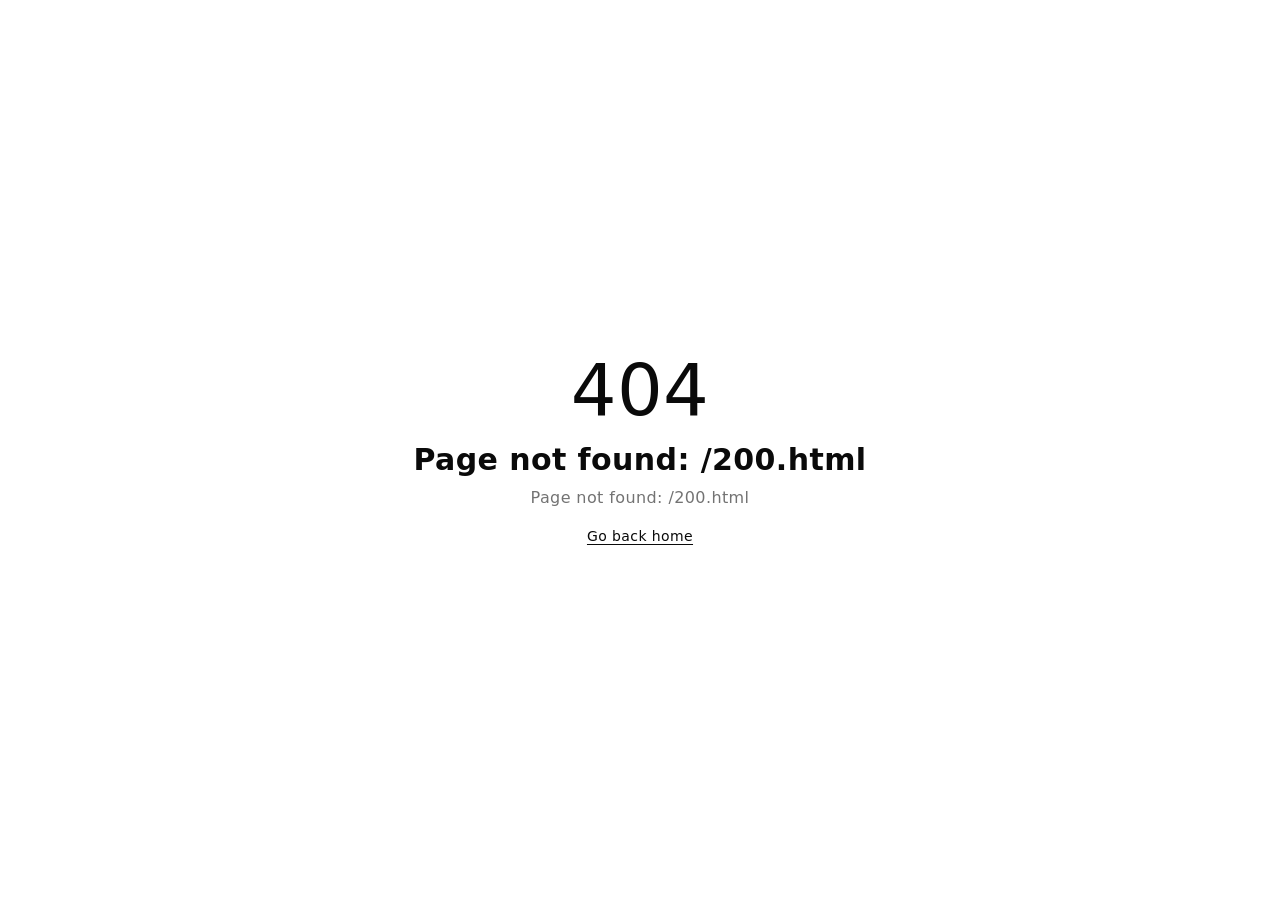
<file: 200.html>
<!DOCTYPE html><html  lang="ru"><head><meta charset="utf-8"><meta name="viewport" content="width=device-width, initial-scale=1"><script type="importmap">{"imports":{"#entry":"/_nuxt/DJyVnBJL.js"}}</script><script>try{let e=localStorage.getItem(`handyman-theme`),t=window.matchMedia(`(prefers-color-scheme: dark)`).matches?`dark`:`light`,n=e===`dark`||e===`light`?e:t;document.documentElement.dataset.theme=n}catch{document.documentElement.dataset.theme=`light`}</script><link rel="stylesheet" href="/_nuxt/entry.Dolc6cTi.css" crossorigin><link rel="modulepreload" as="script" crossorigin href="/_nuxt/DJyVnBJL.js"><link rel="modulepreload" as="script" crossorigin href="/_nuxt/CMND7kIs.js"><script type="module" src="/_nuxt/DJyVnBJL.js" crossorigin></script><link rel="prefetch" as="style" crossorigin href="/_nuxt/mainLayout.CGfAh0OW.css"><link rel="prefetch" as="script" crossorigin href="/_nuxt/D_d_DLqu.js"><link rel="prefetch" as="script" crossorigin href="/_nuxt/CvEtrb3d.js"><link rel="prefetch" as="style" crossorigin href="/_nuxt/error-404.DpKY_dMl.css"><link rel="prefetch" as="script" crossorigin href="/_nuxt/BP1KugYU.js"><link rel="prefetch" as="style" crossorigin href="/_nuxt/error-500.CmR4p1fc.css"><link rel="prefetch" as="script" crossorigin href="/_nuxt/C6nOZjmc.js"><link rel="apple-touch-icon" sizes="180x180" href="/apple-touch-icon.png" type="image/png"><link rel="icon" type="image/png" sizes="32x32" href="/favicon-32x32.png"><link rel="icon" type="image/png" sizes="16x16" href="/favicon-16x16.png"><link rel="manifest" href="/site.webmanifest"><meta property="og:type" content="website"><meta name="robots" content="index, follow, max-image-preview:large, max-snippet:-1, max-video-preview:-1" /></head><body><div id="__nuxt"></div><div id="teleports"></div><script>window.__NUXT_SITE_CONFIG__={_priority:{env:-15,url:0,name:-3},env:"production",indexable:true,name:"Муж на час в Гомеле",url:"https:\u002F\u002Fmaster-gomel.by"}</script><script>window.__NUXT__={};window.__NUXT__.config={public:{apiBase:"https://api.master-gomel.by",siteUrl:"https://master-gomel.by",smartcaptchaSitekey:"ysc1_bMT7z77FaXmyX4dO4DWFI8h4BQqNZSXj5Eh5d8JY0ac02980",ymId:113998757,"nuxt-seo-utils-version":"9.0.1","seo-utils":{canonicalQueryWhitelist:["page","sort","filter","search","q","category","tag"],canonicalLowercase:true,automaticTwitterTags:true,tagPriority:"low",separator:"",titleSeparator:""},skewProtection:{basePath:"/__skew",assetRecovery:{_tag:"disabled"},cookie:false,debug:false,connectionTracking:"",routeTracking:"",ipTracking:"",reloadStrategy:"prompt",multiTab:true,version:"2.0.3"},"nuxt-robots":{version:"7.0.2",debug:false,credits:true,groups:[{comment:[],disallow:[""],allow:["/"],userAgent:["*"],contentUsage:[],contentSignal:["search=yes, ai-input=yes"],_indexable:true,_rules:[{pattern:"/",allow:true}],_normalized:true}],sitemap:["/sitemap.xml"],header:true,robotsEnabledValue:"index, follow, max-image-preview:large, max-snippet:-1, max-video-preview:-1",robotsDisabledValue:"noindex, nofollow",cacheControl:"max-age=14400, must-revalidate",botDetection:true},"nuxt-og-image":{defaults:{emojis:"noto",extension:"png",width:1200,height:600,cacheMaxAgeSeconds:259200},includeTwitter:true,browserEnabled:false,hasServerRuntime:false}},app:{baseURL:"/",buildId:"a2e7d87d-d867-4b99-9b43-756db4908b58",buildAssetsDir:"/_nuxt/",cdnURL:""}}</script><script type="application/json" data-nuxt-data="nuxt-app" data-ssr="false" id="__NUXT_DATA__">[{"prerenderedAt":1,"serverRendered":2},1794392865666,false]</script></body></html>
</file>
<file: _nuxt/entry.Dolc6cTi.css>
@layer reset{@layer reset{*,:after,:before{box-sizing:border-box}html{scroll-behavior:smooth;scroll-padding-top:24px}body{margin:0}button,input,select,textarea{font:inherit}a,button{-webkit-tap-highlight-color:transparent}a{color:inherit;text-decoration:none}a:focus-visible,button:focus-visible,input:focus-visible,select:focus-visible,summary:focus-visible,textarea:focus-visible{outline:3px solid var(--accent-success-strong);outline-offset:3px}::selection{background:var(--accent);color:var(--text)}@media (prefers-reduced-motion:reduce){*,:after,:before{scroll-behavior:auto!important;transition-duration:.01ms!important;animation-duration:.01ms!important;animation-iteration-count:1!important}}}}@layer tokens{@layer tokens{:root{--bg:#f7f5ef;--surface:#fffefa;--surface-soft:#eeece3;--text:#20241f;--muted:#252b25;--muted-light:#74786e;--line:#deded3;--line-accent:red;--accent:#d9f36a;--accent-strong:#c6e64d;--accent-ink:#20241f;--accent-success:#7fa824;--accent-success-strong:#91b82b;--dark:#252b25;--dark-ink:#f5f4ed;--dark-muted:#bdc5b7;--red:red;--space-1:4px;--space-2:8px;--space-3:12px;--space-4:16px;--space-5:24px;--space-6:32px;--space-7:48px;--space-8:64px;--space-9:96px;--radius-sm:10px;--radius-md:16px;--radius-lg:24px;--radius-pill:999px;--text-xs:10px;--text-sm:11px;--text-md:12px;--text-base:13px;--text-lg:15px;--text-xl:21px;--text-2xl:calc(clamp(38px, 4.3vw, 58px));--text-3xl:calc(clamp(48px, 5.3vw, 76px));--shadow-sm:0 4px 12px #242a200f;--shadow-md:0 18px 55px #242a2012;--shadow-lg:0 32px 70px #141e0f3b;--container:1180px;--container-pad:64px;--container-pad-sm:44px;--container-pad-xs:36px;--container-pad-xxs:28px;--lightningcss-light:initial;--lightningcss-dark: ;color-scheme:light}html[data-theme=dark]{--lightningcss-light: ;--lightningcss-dark:initial;color-scheme:dark;--bg:#171a17;--surface:#202520;--surface-soft:#292e28;--text:#f0f1e9;--muted:#a5ad9e;--line:#383f36;--line-accent:#d9f36a;--accent:#d9f36a;--accent-strong:#e5ff80;--dark:#101310;--dark-ink:#f0f1e9;--dark-muted:#aab3a3;--shadow-sm:0 4px 12px #0003;--shadow-md:0 18px 55px #0003;--shadow-lg:0 32px 70px #0000004d}}}@layer base{@layer base{#__nuxt,.handyman-site{min-height:100vh}:root{color:var(--text);font-synthesis:none;text-rendering:optimizelegibility;-webkit-font-smoothing:antialiased;font-family:Inter,ui-sans-serif,system-ui,-apple-system,BlinkMacSystemFont,Segoe UI,sans-serif}.handyman-site,:root,body{background:var(--bg)}.handyman-site{min-height:100svh;color:var(--text);border:12px solid var(--line-accent);flex-direction:column;transition:background .25s,color .25s;display:flex;overflow-x:clip}.handyman-site>main{flex:1 0 auto}.eyebrow{color:var(--muted);font-size:var(--text-xs);letter-spacing:.12em;text-transform:uppercase;align-items:center;gap:9px;font-weight:800;display:flex}.status-dot{background:var(--accent-success-strong);border-radius:50%;width:7px;height:7px;box-shadow:0 0 0 4px #8dbb2d21}.required-label:after{content:" *"}.red-star,.required-label:after{color:red;width:8px;height:8px}}#__nuxt,body,html{margin:0;padding:0}}@layer layout{@layer layout{.section-wrap{width:min(var(--container),100% - var(--container-pad));margin-inline:auto}.section{padding-top:105px;padding-bottom:110px}.section-heading{margin-bottom:var(--space-7);justify-content:space-between;align-items:flex-end;gap:35px;display:flex}.faq-layout h2,.order-intro h2,.pricing-layout h2,.section-heading h2{font-size:var(--text-2xl);margin:17px 0 0}.section-heading>p{max-width:350px;color:var(--muted);font-size:var(--text-base);margin:0 0 5px;line-height:1.9}}}@layer components{@layer components{.theme-toggle{transition:background .2s,border-color .2s}.theme-toggle:hover{border-color:var(--accent)}.brand{flex-shrink:0;align-items:center;gap:11px;display:inline-flex}.brand__mark{background:var(--accent);width:43px;height:43px;color:var(--accent-ink);letter-spacing:-.06em;border-radius:14px;place-items:center;font-size:15px;font-weight:950;display:grid}.brand__logo{border-radius:4px;width:40px;height:40px}.brand__copy{gap:1px;display:grid}.brand__copy strong{font-size:var(--text-lg);letter-spacing:-.04em}.brand__copy small{font-size:var(--text-sm);color:var(--muted)}.site-header{z-index:100;justify-content:space-between;align-items:center;gap:var(--space-5);height:94px;padding-inline:var(--space-5);border-bottom:1px solid var(--line);background:var(--bg);flex-shrink:0;display:flex;position:sticky;top:0}.site-footer{flex-shrink:0;margin-top:auto}.site-nav{align-items:center;gap:calc(clamp(16px,2.2vw,32px));display:flex}.site-nav button{font:inherit;color:inherit;cursor:pointer;background:0 0;border:0;padding:0}.site-nav a{font-size:var(--text-md);color:var(--muted);transition:color .2s}.site-nav a:hover,.theme-toggle{color:var(--text)}.site-header__actions{align-items:center;display:flex}.theme-toggle{border:1px solid var(--line);background:var(--surface);font-size:var(--text-sm);background:gray;gap:7px;padding:10px 12px;font-weight:700;display:flex}.button,.theme-toggle{border-radius:var(--radius-pill);cursor:pointer;align-items:center}.button{min-height:46px;font-size:var(--text-md);border:1px solid #0000;justify-content:center;gap:18px;padding:12px 19px;font-weight:800;transition:transform .2s,background .2s,border-color .2s;display:inline-flex}.button:hover{transform:translateY(-2px)}.button--primary{background:var(--accent);color:var(--accent-ink)}.button--primary:hover{background:var(--accent-strong)}.button--secondary{border-color:var(--line);background:var(--surface);color:var(--text)}.button--large{min-height:56px;padding:16px 23px}.button--small{min-height:40px;padding:12px 14px}.button--ghost{background:var(--red);margin-top:var(--space-1)}.floating-note{z-index:2;border:1px solid var(--line);border-radius:var(--radius-md);background:var(--surface);box-shadow:var(--shadow-md);align-items:center;gap:11px;padding:14px 17px;display:flex;position:absolute}.floating-note>span:first-child{border-radius:var(--radius-sm);background:var(--accent);width:31px;height:31px;color:var(--accent-ink);place-items:center;font-weight:900;display:grid}.floating-note div{gap:3px;display:grid}.floating-note strong{font-size:var(--text-sm)}.floating-note small{color:var(--muted);font-size:9px}.floating-note__emoji{font-size:17px}.floating-note--top{top:67px;right:-5px}.floating-note--bottom{bottom:63px;left:-3px}.tool-card{z-index:1;width:min(340px,75%);height:380px;padding:var(--space-5);border-radius:var(--radius-lg);background:var(--dark);color:var(--dark-ink);box-shadow:var(--shadow-lg);position:relative;overflow:hidden;transform:rotate(4deg)}.tool-card:after{content:"";border:1px solid #d9f36a40;border-radius:50%;height:230px;position:absolute;inset:auto -30px -110px}.tool-card__bottom,.tool-card__top{justify-content:space-between;align-items:center;gap:var(--space-3);letter-spacing:.12em;color:#b5bcad;font-size:8px;display:flex}.tool-card__icon{background:var(--accent);width:30px;height:30px;color:var(--accent-ink);border-radius:50%;place-items:center;font-size:17px;display:grid}.tool-card__bottom{bottom:var(--space-5);left:var(--space-5);right:var(--space-5);letter-spacing:0;border-top:1px solid #444b40;padding-top:15px;position:absolute}.tool-illustration{width:190px;height:230px;margin:22px auto 12px;position:relative;transform:rotate(-14deg)}.tool-illustration__handle{background:linear-gradient(90deg,#8e9687,#d8d8cb 45%,#737b6e);border:7px solid #d8d8cb;border-radius:15px 15px 20px 20px;width:38px;height:115px;position:absolute;top:112px;left:76px;transform:rotate(-8deg)}.tool-illustration__body{background:linear-gradient(120deg,#e4f4a4,#a9d242 65%,#709a20);border-radius:21px 21px 14px 14px;width:94px;height:104px;position:absolute;top:33px;left:48px;box-shadow:inset -12px -4px #2c401424}.tool-illustration__body:before{content:"";background:#2c3429;border:4px solid #a7b19a;border-radius:9px;width:50px;height:40px;position:absolute;top:18px;left:22px}.tool-illustration__body:after{content:"";background:#9ce5d2;border-radius:3px;width:24px;height:18px;position:absolute;top:29px;left:35px}.tool-illustration__tip{background:#c4c9b7;border:5px solid #f0f1e8;border-radius:8px 8px 3px 3px;width:55px;height:40px;position:absolute;top:7px;left:68px}.service-card{min-height:240px;padding:var(--space-5);border:1px solid var(--line);background:var(--surface);border-radius:21px;flex-direction:column;transition:transform .22s,border-color .22s,box-shadow .22s;display:flex}.service-card:hover{box-shadow:var(--shadow-md);border-color:#8dbb2db3;transform:translateY(-5px)}.service-card__top{justify-content:space-between;align-items:center;display:flex}.service-card__icon{background:var(--surface-soft);border-radius:15px;place-items:center;width:48px;height:48px;font-size:23px;display:grid}.service-card__number{color:var(--muted);font-size:var(--text-xs);letter-spacing:.1em}.service-card h3{font-size:var(--text-lg);letter-spacing:-.04em;margin:22px 0 7px}.service-card p{color:var(--muted);font-size:var(--text-md);margin:0;line-height:1.75}.service-card__link{font-size:var(--text-xs);justify-content:space-between;align-items:center;gap:10px;margin-top:auto;padding-top:22px;font-weight:800;display:flex}.service-card__link span{font-size:16px}.pricing-panel{border:1px solid var(--line);border-radius:var(--radius-lg);background:var(--surface);box-shadow:var(--shadow-md);padding:31px}.pricing-panel__label{color:var(--muted);font-size:var(--text-sm)}.pricing-panel__price{align-items:baseline;gap:var(--space-3);margin:13px 0 var(--space-5);display:flex}.pricing-panel__price strong{letter-spacing:-.08em;font-size:calc(clamp(44px,5vw,64px));line-height:1}.pricing-panel__price span{font-size:var(--text-md);color:var(--muted)}.pricing-panel__line{background:var(--line);height:1px;margin-bottom:7px}.pricing-panel__row{border-bottom:1px solid var(--line);font-size:var(--text-sm);justify-content:space-between;align-items:center;gap:15px;padding:15px 0;display:flex}.pricing-panel__row span{color:var(--muted)}.pricing-panel__row strong{text-align:right;font-size:var(--text-sm)}.pricing-panel__yes{color:var(--accent-success)}.pricing-panel__note{margin-top:var(--space-5);color:var(--muted);font-size:var(--text-xs);line-height:1.8}.pricing-copy{max-width:390px;color:var(--muted);margin:22px 0 28px;font-size:14px;line-height:1.9}.step-card{min-height:200px;padding:var(--space-5);border:1px solid var(--line);border-radius:var(--radius-md);background:var(--surface);flex-direction:column;justify-content:space-between;display:flex;position:relative}.step-card__number{color:var(--accent-success-strong);font-size:var(--text-md);letter-spacing:.12em;font-weight:900}.step-card h3{letter-spacing:-.04em;margin:0 0 9px;font-size:16px}.step-card p{max-width:270px;color:var(--muted);font-size:var(--text-md);margin:0;line-height:1.8}.step-card__arrow{right:var(--space-5);color:var(--muted);font-size:17px;position:absolute;top:21px}.order-intro .eyebrow,.order-intro>p{color:var(--dark-muted)}.order-intro h2 span{color:#aeb7a7}.order-intro>p{max-width:360px;font-size:var(--text-base);line-height:1.9}.order-contact{align-items:center;gap:13px;margin-top:35px;display:flex}.order-contact__icon{background:var(--accent);width:43px;height:43px;color:var(--accent-ink);border-radius:13px;place-items:center;display:grid}.order-contact>div{gap:5px;display:grid}.order-contact a,.order-contact strong{font-size:var(--text-sm)}.order-contact a{color:var(--accent)}.order-schedule{padding-top:var(--space-5);font-size:var(--text-xs);border-top:1px solid #41483e;grid-template-columns:auto 1fr;gap:10px 17px;margin-top:36px;display:grid}.order-schedule span{color:#aab3a3}.order-form{background:var(--surface);color:var(--text);border-radius:23px;padding:30px}.order-form__heading{justify-content:space-between;align-items:flex-start;gap:var(--space-5);margin-bottom:27px;display:flex}.order-form__heading h3{font-size:var(--text-xl);letter-spacing:-.05em;margin:0}.order-form__heading p{color:var(--muted);font-size:var(--text-xs);margin:7px 0 0}.order-form__step{font-size:var(--text-sm);font-weight:900}.order-form__step i{color:var(--muted);font-style:normal;font-weight:500}.order-form fieldset{border:0;min-width:0;margin:0;padding:0}.order-form legend{font-size:var(--text-sm);margin-bottom:13px;font-weight:800}.order-form__actions{flex-direction:row;justify-content:space-between;margin-top:12px;display:flex}.service-chips{margin-bottom:var(--space-5);flex-wrap:wrap;gap:7px;display:flex}.service-chips button{border:1px solid var(--line);border-radius:var(--radius-pill);background:var(--bg);color:var(--text);font-size:var(--text-xs);cursor:pointer;padding:9px 11px;transition:background .15s,border-color .15s}.service-chips button.is-selected{border-color:var(--accent);background:var(--accent);color:var(--accent-ink)}.form-grid{grid-template-columns:repeat(2,minmax(0,1fr));gap:15px;display:grid}.field{gap:var(--space-2);min-width:0;margin-bottom:15px;display:grid}.field>span{font-size:var(--text-xs);font-weight:800}.field input,.field select,.field textarea{border:1px solid var(--line);background:var(--bg);width:100%;min-height:45px;color:var(--text);font-size:var(--text-sm);box-sizing:border-box;border-radius:11px;min-width:0;max-width:100%;padding:11px 12px}.field input::-moz-placeholder{color:var(--muted);opacity:.8}.field textarea::-moz-placeholder{color:var(--muted);opacity:.8}.field input::placeholder,.field textarea::placeholder{color:var(--muted);opacity:.8}.field textarea{resize:vertical;line-height:1.6}.field select:disabled{opacity:.6}.photo-field small{color:var(--muted);margin-top:5px;font-size:9px;font-weight:500;display:block}.field input[type=file]{border-style:dashed;padding:8px}.photo-grid{grid-template-columns:repeat(auto-fill,minmax(76px,100px));gap:9px;margin-bottom:17px;display:grid}.photo-item{position:relative}.photo-item img{aspect-ratio:1;-o-object-fit:cover;object-fit:cover;border-radius:var(--radius-sm);border:1px solid var(--line);width:100%;display:block}.photo-item button{background:var(--surface);width:25px;height:25px;color:var(--text);cursor:pointer;border:0;border-radius:50%;font-size:18px;position:absolute;top:4px;right:4px}.estimate-row{border:1px solid var(--line);background:var(--bg);border-radius:13px;grid-template-columns:1fr 1fr;align-items:center;gap:18px;margin:3px 0 15px;padding:15px;display:grid}.estimate-row .field{margin:0}.estimate-row__label{color:var(--muted);font-size:var(--text-xs);display:block}.estimate-row strong{letter-spacing:-.05em;margin-top:6px;font-size:22px;display:block}.consent{align-items:flex-start;gap:9px;margin:10px 0 12px;display:flex}.consent input{accent-color:#8eb52c;flex:none;width:16px;height:16px;margin-top:1px}.consent span{color:var(--muted);font-size:var(--text-xs);line-height:1.7}.button--submit{width:100%;max-width:300px;margin-top:var(--space-1)}.form-message{border-radius:var(--radius-sm);font-size:var(--text-sm);padding:13px;line-height:1.7}.form-message--error{color:#a52b20;background:#fff0ed}.form-message--success{color:#33471a;background:#eaf7c7}.form-message p{margin:0}.honeypot{display:none}.faq-list{border-top:1px solid var(--line)}.faq-list details{border-bottom:1px solid var(--line)}.faq-list summary{font-size:var(--text-base);cursor:pointer;justify-content:space-between;align-items:center;gap:18px;padding:22px 0;font-weight:800;list-style:none;display:flex}.faq-list summary::-webkit-details-marker{display:none}.faq-list summary span{border:1px solid var(--line);width:28px;height:28px;color:var(--muted);border-radius:50%;flex:none;place-items:center;font-size:18px;font-weight:400;transition:transform .2s;display:grid}.faq-list details[open] summary span{transform:rotate(45deg)}.faq-list details p{max-width:600px;color:var(--muted);font-size:var(--text-md);margin:0;padding:0 35px 22px 0;line-height:1.9}.faq-layout>div:first-child>p{max-width:310px;color:var(--muted);font-size:var(--text-base);line-height:1.9}.text-link{margin-top:var(--space-3);font-size:var(--text-sm);align-items:center;gap:15px;font-weight:900;display:inline-flex}.text-link span{font-size:17px}.site-footer,.site-footer__bottom{border-top:1px solid var(--line)}.site-footer__main{justify-content:space-between;align-items:center;gap:var(--space-5);padding-top:28px;padding-bottom:28px;display:flex}.site-footer__main>p{color:var(--muted);font-size:var(--text-sm);margin:0}.site-footer__phone{font-size:var(--text-md);font-weight:900}.site-footer__bottom{color:var(--muted);font-size:var(--text-xs);justify-content:space-between;align-items:center;gap:18px;padding-top:18px;padding-bottom:22px;display:flex}.site-footer__bottom a{color:var(--text);font-weight:800}.mobile-order-button{z-index:10;right:var(--space-3);bottom:calc(var(--space-3) + env(safe-area-inset-bottom,0px));left:var(--space-3);border-radius:var(--radius-pill);background:var(--accent);color:var(--accent-ink);font-size:var(--text-md);box-shadow:var(--shadow-md);border:1px solid #20241f14;justify-content:space-between;align-items:center;padding:15px 19px;font-weight:900;display:none;position:fixed}}}@layer sections{@layer sections{.hero-shell{position:relative}.hero-shell:before{content:"";z-index:0;pointer-events:none;background:radial-gradient(at 75% 45%,#d9f36a26,#0000 42%);height:100%;max-height:710px;position:absolute;inset:0 0 auto}.hero{z-index:1;align-items:center;gap:var(--space-7);min-height:630px;padding-top:var(--space-8);grid-template-columns:minmax(0,1fr);padding-bottom:72px;display:grid;position:relative}.hero__content{width:100%;max-width:760px}.hero h1{margin:25px 0 var(--space-5);font-size:var(--text-3xl);letter-spacing:-.075em;font-weight:850;line-height:.99}.faq-layout h2 span,.hero h1 span,.hero__facts span,.hero__lead,.order-intro h2 span,.pricing-layout h2 span,.section h2 span{color:var(--muted)}.hero__lead{max-width:480px;margin:0;font-size:15px;line-height:1.85}.hero__actions{flex-wrap:wrap;gap:10px;margin-top:30px;display:flex}.hero__facts{flex-wrap:wrap;gap:0;margin-top:39px;display:flex}.hero__facts>div{gap:var(--space-1);padding:0 var(--space-5);border-left:1px solid var(--line);display:grid}.hero__facts>div:first-child{border-left:0;padding-left:0}.hero__facts strong{font-size:var(--text-md)}.hero__facts span{font-size:var(--text-xs)}.hero-visual{place-items:center;min-height:450px;display:grid;position:relative}.hero-visual__glow{background:var(--accent);opacity:.45;filter:blur(1px);border-radius:50%;width:370px;height:370px;position:absolute}.hero-visual__number{color:var(--muted);letter-spacing:.15em;font-size:9px;position:absolute;bottom:7px;right:2px}.services-grid{grid-template-columns:repeat(3,minmax(0,1fr));gap:14px;display:grid}.pricing-section{background:var(--surface-soft);padding:30px 0}.pricing-layout{grid-template-columns:1fr .8fr;align-items:center;gap:100px;display:grid}.steps-grid{margin-top:var(--space-7);grid-template-columns:repeat(3,minmax(0,1fr));gap:14px;display:grid}.order-section{background:var(--dark);color:var(--dark-ink);padding:30px 0}.order-layout{grid-template-columns:minmax(0,.75fr) minmax(0,1.25fr);align-items:start;gap:32px;display:grid}.fieldset,.order-layout>*{min-width:0}.order-intro{padding-top:25px;position:sticky;top:30px}.order-intro h2{font-size:calc(clamp(40px,4.5vw,59px))}.fieldset{border:0;margin:0;padding:0}.faq-section{padding:105px 0}.faq-layout{grid-template-columns:.75fr 1.25fr;gap:90px;display:grid}}}@layer utilities{@layer utilities{.stack{gap:var(--space-4);flex-direction:column;display:flex}.cluster{align-items:center;gap:var(--space-3);flex-wrap:wrap;display:flex}.grid-2{grid-template-columns:repeat(2,minmax(0,1fr))}.grid-2,.grid-3{gap:var(--space-4);display:grid}.grid-3{grid-template-columns:repeat(3,minmax(0,1fr))}.visually-hidden{clip:rect(0 0 0 0);white-space:nowrap;width:1px;height:1px;position:absolute;overflow:hidden}}}@layer responsive{@layer responsive{@media (width<=1000px){.section-wrap{width:min(100% - var(--container-pad-sm),760px)}.ya-captcha{margin-bottom:16px}.hero{gap:20px;min-height:570px}.hero h1{font-size:calc(clamp(44px,7vw,65px))}.hero-visual{min-height:390px}.tool-card{height:340px}.tool-illustration{margin-top:9px;transform:scale(.86)rotate(-14deg)}.floating-note--top{right:-10px}.floating-note--bottom{left:-10px}.pricing-layout{gap:45px}.order-layout{gap:35px}.faq-layout{gap:45px}}@media (width<=900px){.order-layout{grid-template-columns:minmax(0,1fr);gap:28px}.order-intro{padding-top:0;position:static}.order-section{padding:56px 0}}@media (width<=700px){.brand{width:15px;height:15px}.section-wrap{width:calc(100% - var(--container-pad-xs))}.site-header{height:76px}.brand__mark{width:38px;height:38px}.brand__copy strong{font-size:10px}.theme-toggle{justify-content:center;width:40px;height:40px;padding:0}.theme-toggle__label{display:none}.site-header__actions{gap:var(--space-2)}.header-call{min-height:40px;font-size:var(--text-sm);padding:10px 13px}.hero{grid-template-columns:1fr;gap:5px;min-height:0;padding-top:55px;padding-bottom:54px}.hero h1{margin-top:22px;font-size:calc(clamp(48px,12vw,68px))}.hero__lead{font-size:var(--text-base)}.hero__actions{margin-top:var(--space-5);grid-template-columns:1fr 1fr;display:grid}.button--large{min-height:51px;font-size:var(--text-xs);gap:9px;padding:13px 14px}.hero__facts{justify-content:space-between;margin-top:29px}.hero__facts>div{padding:0 10px}.hero__facts strong{font-size:var(--text-xs)}.hero__facts span{font-size:9px}.hero-visual{min-height:320px;margin-top:15px}.hero-visual__glow{width:270px;height:270px}.tool-card{width:245px;height:300px;padding:19px}.tool-illustration{margin-top:-4px;margin-bottom:-8px;transform:scale(.75)rotate(-14deg)}.tool-card__bottom{bottom:18px;left:19px;right:19px}.floating-note{padding:10px 12px}.floating-note--top{top:22px;right:0}.floating-note--bottom{bottom:30px;left:0}.hero-visual__number{bottom:0}.section{padding-top:68px;padding-bottom:72px}.section-heading{margin-bottom:28px;display:block}.faq-layout h2,.order-intro h2,.pricing-layout h2,.section-heading h2{font-size:calc(clamp(38px,10vw,52px))}.section-heading>p{font-size:var(--text-md);margin-top:19px}.services-grid{grid-template-columns:repeat(2,minmax(0,1fr));gap:9px}.service-card{border-radius:var(--radius-md);min-height:210px;padding:15px}.service-card__icon{width:40px;height:40px;font-size:19px}.service-card h3{font-size:var(--text-base);margin-top:var(--space-4)}.service-card p{font-size:var(--text-xs)}.service-card__link{padding-top:17px;font-size:9px}.pricing-section{padding:70px 0}.pricing-layout{grid-template-columns:1fr;gap:30px}.pricing-copy{font-size:var(--text-md)}.pricing-panel{padding:23px}.pricing-panel__price strong{font-size:54px}.pricing-panel__row{font-size:var(--text-xs)}.steps-grid{grid-template-columns:1fr;gap:9px;margin-top:28px}.step-card{min-height:150px;padding:19px}.step-card h3{font-size:14px}.step-card p{font-size:var(--text-sm)}.order-section{padding:70px 0}.order-layout{grid-template-columns:1fr;gap:30px}.order-intro{padding-top:0;position:static}.faq-layout>div:first-child>p,.faq-list summary,.order-intro>p{font-size:var(--text-md)}.order-contact{margin-top:22px}.order-schedule{max-width:300px;margin-top:22px}.order-form{border-radius:var(--radius-md);padding:20px 15px}.order-form__heading h3{font-size:19px}.service-chips{gap:6px}.service-chips button{padding:8px;font-size:9px}.field{margin-bottom:var(--space-3)}.field>span{font-size:9px}.field input,.field select,.field textarea{font-size:var(--text-sm);padding:10px}.estimate-row{gap:10px;padding:11px}.estimate-row strong{font-size:18px}.faq-section{padding:70px 0}.faq-layout{grid-template-columns:1fr;gap:30px}.faq-list summary{padding:18px 0}.faq-list details p{font-size:var(--text-sm)}.site-footer__main{flex-wrap:wrap;padding-top:24px;padding-bottom:20px}.site-footer__main>p{order:3;width:100%}.site-footer__bottom{gap:var(--space-3);flex-wrap:wrap;font-size:9px}.form-grid{grid-template-columns:1fr;gap:10px}.mobile-order-button{right:var(--space-3);bottom:calc(var(--space-3) + env(safe-area-inset-bottom,0px));left:var(--space-3);display:flex}}@media (width<=500px){.brand__copy strong{font-size:8px}.form-grid{grid-template-columns:1fr;gap:10px}.order-form__actions{flex-direction:column;margin-top:12px}.ya-captcha{max-height:60px;margin-bottom:12px;width:70px!important}}@media (width<=380px){.section-wrap{width:calc(100% - var(--container-pad-xxs))}.brand__copy strong{font-size:8px}.brand__copy small,.hero__facts strong{font-size:9px}.header-call{padding:9px 10px}.estimate-row,.form-grid,.hero__actions,.services-grid{grid-template-columns:1fr}.hero__facts>div{padding:0 7px}.service-card{min-height:175px}.service-card__link{padding-top:var(--space-3)}.form-grid{gap:10px}.site-footer__bottom{grid-template-columns:1fr 1fr;display:grid}.site-footer__bottom a{justify-self:end}}.mobile-menu-button{border:1px solid var(--line);background:var(--surface);cursor:pointer;border-radius:10px;flex-direction:column;justify-content:center;gap:5px;width:42px;height:42px;padding:9px;display:none}.mobile-menu-button span{background:var(--text);border-radius:2px;width:100%;height:2px;display:block}.mobile-menu-overlay{z-index:1100;background:#00000080;position:fixed;inset:0}.mobile-menu-panel{box-sizing:border-box;background:var(--surface);flex-direction:column;width:calc(min(320px,85vw));height:100%;padding:24px;display:flex;position:absolute;top:0;right:0;box-shadow:-10px 0 40px #00000026}.mobile-menu-panel__header{border-bottom:1px solid var(--line);justify-content:space-between;align-items:center;padding-bottom:20px;font-size:20px;font-weight:700;display:flex}.mobile-menu-panel__close{width:40px;height:40px;color:var(--text);cursor:pointer;background:0 0;border:none;font-size:32px}.mobile-menu-panel__nav{flex-direction:column;gap:8px;padding-top:24px;display:flex}.mobile-menu-panel__nav a{color:var(--text);border-radius:10px;padding:14px;font-size:16px;font-weight:600;text-decoration:none;transition:background .2s}.mobile-menu-panel__nav a:hover{background:var(--surface-soft)}.mobile-menu-panel__footer{border-top:1px solid var(--line);align-items:center;margin-top:auto;padding-top:20px;display:flex}.mobile-menu-enter-active,.mobile-menu-leave-active{transition:opacity .25s}.mobile-menu-enter-active .mobile-menu-panel,.mobile-menu-leave-active .mobile-menu-panel{transition:transform .25s}.mobile-menu-enter-from,.mobile-menu-leave-to{opacity:0}.mobile-menu-enter-from .mobile-menu-panel,.mobile-menu-leave-to .mobile-menu-panel{transform:translate(100%)}@media (width<=768px){.site-nav{display:none}.mobile-menu-button{display:flex}.site-header{justify-content:space-between;align-items:center;gap:12px;height:50px;display:flex}}}}@layer tailwind-base,tailwind-components,tailwind-utilities;
</file>
<file: _nuxt/error-404.DpKY_dMl.css>
.grid[data-v-55415188]{display:grid}.mb-2[data-v-55415188]{margin-bottom:.5rem}.mb-4[data-v-55415188]{margin-bottom:1rem}.max-w-520px[data-v-55415188]{max-width:520px}.min-h-screen[data-v-55415188]{min-height:100vh}.w-full[data-v-55415188]{width:100%}.flex[data-v-55415188]{display:flex}.cursor-pointer[data-v-55415188]{cursor:pointer}.appearance-none[data-v-55415188]{appearance:none}.place-content-center[data-v-55415188]{place-content:center}.items-center[data-v-55415188]{align-items:center}.justify-center[data-v-55415188]{justify-content:center}.overflow-hidden[data-v-55415188]{overflow:hidden}.border-0[data-v-55415188]{border-width:0}.bg-transparent[data-v-55415188]{background-color:#0000}.bg-white[data-v-55415188]{--un-bg-opacity:1;background-color:rgb(255 255 255/var(--un-bg-opacity))}.p-0[data-v-55415188]{padding:0}.px-2[data-v-55415188]{padding-left:.5rem;padding-right:.5rem}.text-center[data-v-55415188]{text-align:center}.text-\[56px\][data-v-55415188]{font-size:56px}.text-2xl[data-v-55415188]{font-size:1.5rem;line-height:2rem}.text-sm[data-v-55415188]{font-size:.875rem;line-height:1.25rem}.text-neutral-500[data-v-55415188]{--un-text-opacity:1;color:rgb(115 115 115/var(--un-text-opacity))}.text-neutral-950[data-v-55415188]{--un-text-opacity:1;color:rgb(10 10 10/var(--un-text-opacity))}.hover\:text-\[\#00DC82\][data-v-55415188]:hover{--un-text-opacity:1;color:rgb(0 220 130/var(--un-text-opacity))}.text-inherit[data-v-55415188]{color:inherit}.font-medium[data-v-55415188]{font-weight:500}.font-semibold[data-v-55415188]{font-weight:600}.leading-none[data-v-55415188]{line-height:1}.tracking-wide[data-v-55415188]{letter-spacing:.025em}.font-sans[data-v-55415188]{font-family:ui-sans-serif,system-ui,-apple-system,BlinkMacSystemFont,Segoe UI,Roboto,Helvetica Neue,Arial,Noto Sans,sans-serif,Apple Color Emoji,Segoe UI Emoji,Segoe UI Symbol,Noto Color Emoji}.tabular-nums[data-v-55415188]{--un-numeric-spacing:tabular-nums;font-variant-numeric:var(--un-ordinal) var(--un-slashed-zero) var(--un-numeric-figure) var(--un-numeric-spacing) var(--un-numeric-fraction)}.underline[data-v-55415188]{text-decoration-line:underline}.underline-offset-3[data-v-55415188]{text-underline-offset:3px}.antialiased[data-v-55415188]{-webkit-font-smoothing:antialiased;-moz-osx-font-smoothing:grayscale}@media (prefers-color-scheme:dark){.dark\:bg-neutral-950[data-v-55415188]{--un-bg-opacity:1;background-color:rgb(10 10 10/var(--un-bg-opacity))}.dark\:text-white[data-v-55415188]{--un-text-opacity:1;color:rgb(255 255 255/var(--un-text-opacity))}}@media (width>=640px){.sm\:text-\[72px\][data-v-55415188]{font-size:72px}.sm\:text-3xl[data-v-55415188]{font-size:1.875rem;line-height:2.25rem}}
</file>
<file: _nuxt/error-500.CmR4p1fc.css>
.grid[data-v-30c65fa3]{display:grid}.mb-2[data-v-30c65fa3]{margin-bottom:.5rem}.mb-4[data-v-30c65fa3]{margin-bottom:1rem}.max-w-520px[data-v-30c65fa3]{max-width:520px}.min-h-screen[data-v-30c65fa3]{min-height:100vh}.place-content-center[data-v-30c65fa3]{place-content:center}.overflow-hidden[data-v-30c65fa3]{overflow:hidden}.bg-white[data-v-30c65fa3]{--un-bg-opacity:1;background-color:rgb(255 255 255/var(--un-bg-opacity))}.px-2[data-v-30c65fa3]{padding-left:.5rem;padding-right:.5rem}.text-center[data-v-30c65fa3]{text-align:center}.text-\[56px\][data-v-30c65fa3]{font-size:56px}.text-2xl[data-v-30c65fa3]{font-size:1.5rem;line-height:2rem}.text-neutral-500[data-v-30c65fa3]{--un-text-opacity:1;color:rgb(115 115 115/var(--un-text-opacity))}.text-neutral-950[data-v-30c65fa3]{--un-text-opacity:1;color:rgb(10 10 10/var(--un-text-opacity))}.font-medium[data-v-30c65fa3]{font-weight:500}.font-semibold[data-v-30c65fa3]{font-weight:600}.leading-none[data-v-30c65fa3]{line-height:1}.tracking-wide[data-v-30c65fa3]{letter-spacing:.025em}.font-sans[data-v-30c65fa3]{font-family:ui-sans-serif,system-ui,-apple-system,BlinkMacSystemFont,Segoe UI,Roboto,Helvetica Neue,Arial,Noto Sans,sans-serif,Apple Color Emoji,Segoe UI Emoji,Segoe UI Symbol,Noto Color Emoji}.tabular-nums[data-v-30c65fa3]{--un-numeric-spacing:tabular-nums;font-variant-numeric:var(--un-ordinal) var(--un-slashed-zero) var(--un-numeric-figure) var(--un-numeric-spacing) var(--un-numeric-fraction)}.antialiased[data-v-30c65fa3]{-webkit-font-smoothing:antialiased;-moz-osx-font-smoothing:grayscale}@media (prefers-color-scheme:dark){.dark\:bg-neutral-950[data-v-30c65fa3]{--un-bg-opacity:1;background-color:rgb(10 10 10/var(--un-bg-opacity))}.dark\:text-white[data-v-30c65fa3]{--un-text-opacity:1;color:rgb(255 255 255/var(--un-text-opacity))}}@media (width>=640px){.sm\:text-\[72px\][data-v-30c65fa3]{font-size:72px}.sm\:text-3xl[data-v-30c65fa3]{font-size:1.875rem;line-height:2.25rem}}
</file>
<file: _nuxt/ReviewsCarousel.BjcSZcDT.css>
.reviews-section[data-v-a56330d6]{padding-top:var(--space-8);padding-bottom:var(--space-8)}.reviews-section__top[data-v-a56330d6]{justify-content:space-between;align-items:flex-end;gap:24px;margin-bottom:30px;display:flex}.reviews-section__eyebrow[data-v-a56330d6]{color:var(--accent-success);font-size:var(--text-sm);letter-spacing:.08em;text-transform:uppercase;margin-bottom:12px;font-weight:700;display:inline-block}.reviews-section__title[data-v-a56330d6]{color:var(--text);font-size:var(--text-2xl);margin:0;font-weight:800;line-height:1.15}.reviews-section__description[data-v-a56330d6]{max-width:540px;color:var(--muted-light);font-size:var(--text-base);margin:13px 0 0;line-height:1.7}.reviews-section__all[data-v-a56330d6],.reviews-section__mobile-link[data-v-a56330d6]{color:var(--text);font-size:var(--text-base);align-items:center;gap:9px;font-weight:700;text-decoration:none;display:inline-flex}.reviews-section__all svg[data-v-a56330d6],.reviews-section__mobile-link svg[data-v-a56330d6]{stroke:currentColor;stroke-width:1.8px;stroke-linecap:round;stroke-linejoin:round;width:18px;height:18px;transition:transform .2s}.reviews-section__all[data-v-a56330d6]:hover,.reviews-section__mobile-link[data-v-a56330d6]:hover{color:var(--accent-success)}.reviews-section__all:hover svg[data-v-a56330d6],.reviews-section__mobile-link:hover svg[data-v-a56330d6]{transform:translate(4px)}.reviews-carousel[data-v-a56330d6]{position:relative}.reviews-carousel__track[data-v-a56330d6]{scroll-behavior:smooth;scroll-snap-type:x mandatory;scrollbar-width:none;gap:18px;padding:5px 3px 18px;display:flex;overflow-x:auto}.reviews-carousel__track[data-v-a56330d6]::-webkit-scrollbar{display:none}.review-card[data-v-a56330d6]{border:1px solid var(--line);border-radius:var(--radius-lg);background:var(--surface);min-width:0;box-shadow:var(--shadow-sm);scroll-snap-align:start;flex-direction:column;flex:0 0 calc(min(360px,85vw));padding:22px;transition:transform .25s,box-shadow .25s;display:flex}.review-card[data-v-a56330d6]:hover{box-shadow:var(--shadow-md);transform:translateY(-3px)}.review-card__author[data-v-a56330d6],.review-card__header[data-v-a56330d6]{align-items:center;display:flex}.review-card__header[data-v-a56330d6]{justify-content:space-between;gap:12px}.review-card__author[data-v-a56330d6]{gap:11px;min-width:0}.review-card__avatar[data-v-a56330d6]{background:var(--surface-soft);width:42px;height:42px;color:var(--muted);border-radius:50%;flex-shrink:0;place-items:center;display:grid}.review-card__avatar svg[data-v-a56330d6]{stroke:currentColor;stroke-width:1.7px;width:21px;height:21px}.review-card__author-info[data-v-a56330d6]{flex-direction:column;gap:4px;display:flex}.review-card__author-info strong[data-v-a56330d6]{color:var(--text);font-size:var(--text-base)}.review-card__author-info span[data-v-a56330d6]{color:var(--muted-light);font-size:var(--text-xs)}.review-card__rating[data-v-a56330d6]{flex-shrink:0;gap:2px;display:flex}.review-card__rating svg[data-v-a56330d6]{width:13px;height:13px;fill:var(--line)}.review-card__rating svg.is-active[data-v-a56330d6]{fill:#d9a928}.review-card__source[data-v-a56330d6]{border-radius:var(--radius-pill);background:var(--surface-soft);color:var(--muted);font-size:var(--text-xs);align-self:flex-start;margin-top:15px;padding:5px 9px}.review-card__text[data-v-a56330d6]{color:var(--text);font-size:var(--text-base);overflow-wrap:anywhere;margin:17px 0 0;line-height:1.75}.review-card__photos[data-v-a56330d6]{grid-template-columns:repeat(2,minmax(0,1fr));gap:9px;margin-top:18px;display:grid}.review-card__photo[data-v-a56330d6]{border-radius:var(--radius-md);aspect-ratio:4/3;background:var(--surface-soft);cursor:pointer;border:0;padding:0;position:relative;overflow:hidden}.review-card__photo img[data-v-a56330d6]{-o-object-fit:cover;object-fit:cover;width:100%;height:100%;transition:transform .35s}.review-card__photo:hover img[data-v-a56330d6]{transform:scale(1.06)}.review-card__photo-type[data-v-a56330d6]{border-radius:var(--radius-pill);color:#fff;background:#171a17c7;padding:5px 8px;font-size:10px;position:absolute;bottom:8px;left:8px}.reviews-carousel__arrow[data-v-a56330d6]{z-index:2;border:1px solid var(--line);background:var(--surface);width:42px;height:42px;color:var(--text);box-shadow:var(--shadow-md);cursor:pointer;border-radius:50%;place-items:center;padding:0;display:grid;position:absolute;top:50%;transform:translateY(-50%)}.reviews-carousel__arrow[data-v-a56330d6]:hover{border-color:var(--accent);background:var(--accent)}.reviews-carousel__arrow svg[data-v-a56330d6]{stroke:currentColor;stroke-width:2px;width:20px;height:20px}.reviews-carousel__arrow--prev[data-v-a56330d6]{left:-18px}.reviews-carousel__arrow--next[data-v-a56330d6]{right:-18px}.reviews-section__mobile-link[data-v-a56330d6]{display:none}.review-lightbox[data-v-a56330d6]{z-index:9999;background:#080b08f0;justify-content:center;align-items:center;padding:50px 20px;display:flex;position:fixed;inset:0}.review-lightbox img[data-v-a56330d6]{-o-object-fit:contain;object-fit:contain;max-width:100%;max-height:85vh}.review-lightbox__close[data-v-a56330d6]{color:#fff;cursor:pointer;background:#ffffff1a;border:1px solid #fff3;border-radius:50%;width:42px;height:42px;font-size:28px;position:absolute;top:20px;right:25px}@media (width<=700px){.reviews-section__top[data-v-a56330d6]{align-items:flex-start}.reviews-carousel__arrow[data-v-a56330d6],.reviews-section__all[data-v-a56330d6]{display:none}.reviews-carousel__track[data-v-a56330d6]{margin-right:calc(-1 * var(--container-pad-xs));padding-right:var(--container-pad-xs)}.reviews-section__mobile-link[data-v-a56330d6]{justify-content:center;margin-top:12px;display:flex}}@media (prefers-reduced-motion:reduce){.reviews-carousel__track[data-v-a56330d6]{scroll-behavior:auto}}
</file>
<file: _nuxt/mainLayout.CGfAh0OW.css>
.theme-switch-wrapper[data-v-3bf533b0]{align-items:center;display:inline-flex;position:relative}.theme-switch[data-v-3bf533b0]{--w:44px;--h:28px;--pad:3px;--thumb:calc(var(--h) - var(--pad) * 2);width:var(--w);height:var(--h);border-radius:var(--radius-pill);background:var(--surface-soft);cursor:pointer;border:2px solid #a9a9a9;padding:0;transition:background-color .3s,border-color .3s;position:relative}.theme-switch[data-v-3bf533b0]:hover{border-color:var(--muted-light)}.theme-switch[data-v-3bf533b0]:focus-visible{outline:2px solid var(--accent-strong);outline-offset:2px}.theme-switch.is-dark[data-v-3bf533b0]{background:var(--dark);border-color:var(--line)}.theme-switch__thumb[data-v-3bf533b0]{top:50%;left:var(--pad);width:var(--thumb);height:var(--thumb);background:var(--surface);color:var(--accent-success);box-shadow:var(--shadow-sm);border-radius:50%;place-items:center;transition:transform .3s cubic-bezier(.4,0,.2,1),background-color .3s,color .3s;display:grid;position:absolute;transform:translateY(-50%)}.is-dark .theme-switch__thumb[data-v-3bf533b0]{transform:translate(calc(-2px + var(--w) - var(--pad) * 2 - var(--thumb)),-50%);background:var(--accent);color:var(--accent-ink)}.thumb-icon[data-v-3bf533b0]{width:12px;height:12px}.theme-tooltip[data-v-3bf533b0]{z-index:1000;border-radius:var(--radius-sm);background:var(--dark);color:var(--dark-ink);font-size:var(--text-sm);white-space:nowrap;box-shadow:var(--shadow-sm);pointer-events:none;opacity:0;visibility:hidden;padding:6px 10px;font-weight:500;transition:opacity .2s,transform .2s,visibility .2s;position:absolute;top:calc(100% + 10px);left:50%;transform:translate(-50%,-4px)}.theme-tooltip[data-v-3bf533b0]:before{content:"";border:5px solid #0000;border-bottom-color:var(--dark);position:absolute;bottom:100%;left:50%;transform:translate(-50%)}.theme-switch-wrapper:hover .theme-tooltip[data-v-3bf533b0],.theme-switch:focus-visible+.theme-tooltip[data-v-3bf533b0]{opacity:1;visibility:visible;transform:translate(-50%)}@media (prefers-reduced-motion:reduce){.theme-switch[data-v-3bf533b0],.theme-switch__thumb[data-v-3bf533b0],.theme-tooltip[data-v-3bf533b0]{transition:none}}.mobile-menu-button{cursor:pointer;-webkit-tap-highlight-color:transparent;background:0 0;border:none;border-radius:50%;place-items:center;width:40px;height:40px;padding:0;transition:background .2s;display:none;position:relative}.mobile-menu-button:active{background:#8882}.mobile-menu-button__line{background:currentColor;border-radius:2px;width:20px;height:2px;transition:transform .35s cubic-bezier(.4,0,.2,1),opacity .2s linear,width .35s cubic-bezier(.4,0,.2,1);position:absolute;left:50%;transform:translate(-50%)}.mobile-menu-button__line:first-child{top:12px}.mobile-menu-button__line:nth-child(2){top:19px}.mobile-menu-button__line:nth-child(3){top:26px}.mobile-menu-button.is-open .mobile-menu-button__line:first-child{top:19px;transform:translate(-50%)rotate(45deg)}.mobile-menu-button.is-open .mobile-menu-button__line:nth-child(2){opacity:0;transform:translate(-50%)scaleX(.2)}.mobile-menu-button.is-open .mobile-menu-button__line:nth-child(3){top:19px;transform:translate(-50%)rotate(-45deg)}@media (width<=768px){.mobile-menu-button{display:grid}.site-nav{display:none}}.mobile-menu-overlay{z-index:90;-webkit-backdrop-filter:blur(8px)saturate(120%);background:#0006;justify-content:center;align-items:flex-end;display:flex;position:fixed;inset:0}.mobile-menu-panel{background:var(--surface,#fff);width:100%;max-width:480px;color:var(--text,#111);padding:8px 16px calc(16px + env(safe-area-inset-bottom));border-radius:24px;flex-direction:column;flex:none;align-self:flex-end;gap:8px;height:auto;max-height:85vh;display:flex;overflow-y:auto;box-shadow:0 -8px 32px #0000002e}.mobile-menu-panel__grabber{background:#8884;border-radius:3px;width:40px;height:5px;margin:4px auto 12px}.mobile-menu-panel__nav{flex-direction:column;gap:2px;display:flex}.mobile-menu-panel__link{color:inherit;border-radius:14px;justify-content:space-between;align-items:center;padding:16px 12px;font-size:17px;font-weight:500;text-decoration:none;transition:background .15s;display:flex}.mobile-menu-panel__link:active{background:#8882}.mobile-menu-panel__link svg{opacity:.35;width:18px;height:18px}.mobile-menu-panel__footer{border-top:1px solid #8882;justify-content:space-between;align-items:center;margin-top:4px;padding:16px 12px 8px;display:flex}.mobile-menu-panel__footer-label{opacity:.6;font-size:15px}.blurred{filter:blur(4px);-webkit-user-select:none;user-select:none;cursor:default;transition:filter .2s}.wrapper[data-v-ac220884]{justify-content:center;align-items:center;padding:12px}.quote-card[data-v-ac220884],.wrapper[data-v-ac220884]{width:100%;display:flex}.quote-card[data-v-ac220884]{background:var(--surface);max-width:800px;color:var(--text);box-shadow:var(--shadow-sm);border-radius:12px;align-items:flex-start;gap:12px;padding:14px 18px 14px 22px;font-size:14px;line-height:1.55;position:relative}.quote-card[data-v-ac220884]:before{content:"";background:linear-gradient(#6366f1,#8b5cf6);border-radius:2px;width:2px;position:absolute;top:10px;bottom:10px;left:0}.quote-icon[data-v-ac220884]{width:16px;height:16px;color:var(--accent);opacity:.85;flex-shrink:0;margin-top:2px}.quote-text[data-v-ac220884]{margin:0}
</file>
